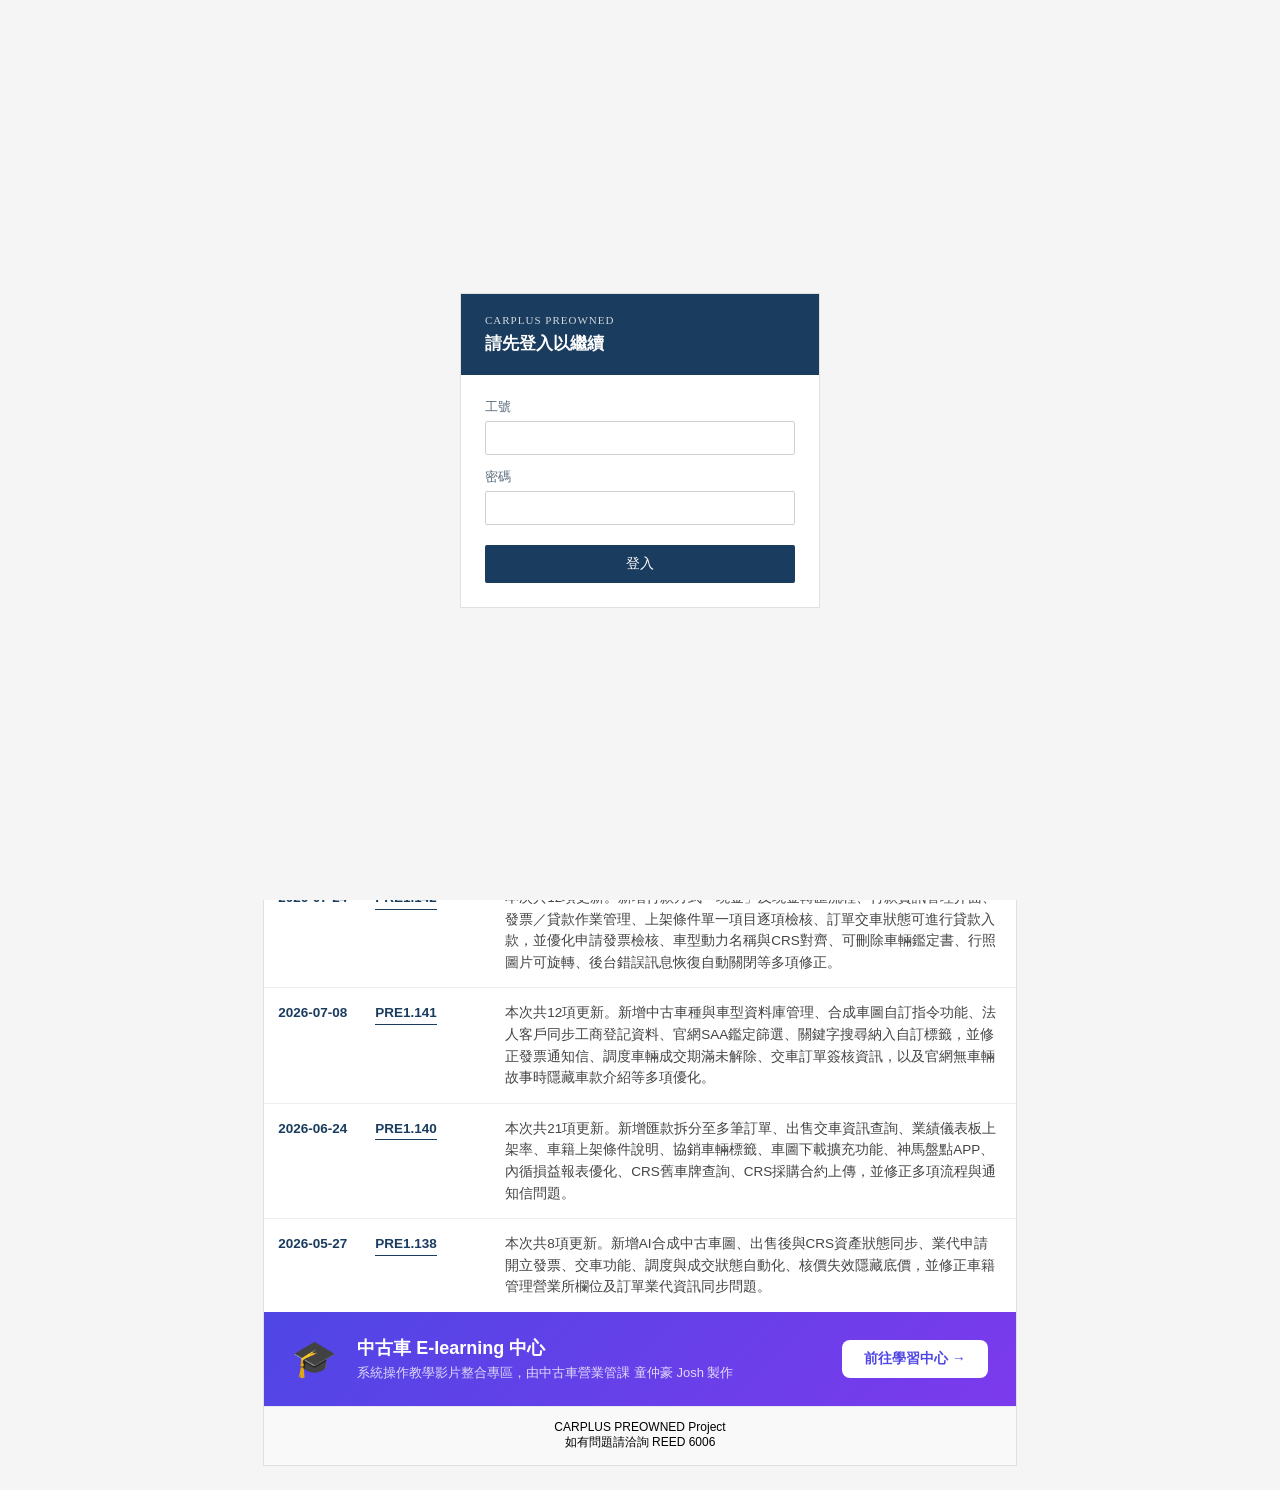
<file: index.html>
<!DOCTYPE html>
<html lang="zh-Hant-TW">
<head>
<meta charset="UTF-8">
<title>中古車上版通知 — 更新歷程</title>
<link rel="stylesheet" href="style.css">
</head>
<body>
<script src="auth.js"></script>

<div class="wrap-wide">

  <div class="header">
    <div class="eyebrow">RELEASE NOTICE</div>
    <h1>中古車上版通知</h1>
  </div>

  <div class="subbar">目前共收錄 <b>11</b> 個版本，依時間由近到遠排序。</div>

  <table class="history">
    <thead>
      <tr>
        <th class="col-date">日期</th>
        <th class="col-version">版本</th>
        <th class="col-summary">摘要</th>
      </tr>
    </thead>
    <tbody>
      <tr>
        <td class="col-date">2026-10-28</td>
        <td class="col-version"><a href="20261028_preowned.html">PRE1.149</a></td>
        <td class="col-summary">本次共 7 項更新。新增客戶見證管理，調整佣金上限、官網排序、出售文件甲方、繳銷單回件提醒，並支援風險管理係數匯出匯入與歷程。</td>
      </tr>
      <tr>
        <td class="col-date">2026-10-14</td>
        <td class="col-version"><a href="20261014_preowned.html">PRE1.148</a></td>
        <td class="col-summary">本次共 9 項更新。涵蓋交車配套機制、帳面殘值取得機制</td>
      </tr>
       <tr>
        <td class="col-date">2026-09-30</td>
        <td class="col-version"><a href="20260930_preowned.html">PRE1.147</a></td>
        <td class="col-summary">本次共 3 項更新。優化訂價、內循損益及出售報表功能</td>
      </tr>
      <tr>
        <td class="col-date">2026-09-16</td>
        <td class="col-version"><a href="20260916_preowned.html">PRE1.146</a></td>
        <td class="col-summary">本次共 17 項更新。新增中古車自動撥車入調度、Meta廣告車種同步優化、CRS訂閱出入庫自動回寫神馬並繼承車照、長照福祉車採購配件保險，並修正退購核准通知條件與牌照狀態判斷、通知信格式、實車出入庫查詢欄位擴充、出入庫防呆機制強化。</td>
      </tr>
      <tr>
        <td class="col-date">2026-09-02</td>
        <td class="col-version"><a href="20260902_preowned.html">PRE1.145</a></td>
        <td class="col-summary">本次共 9 項更新。新增推薦碼與生日碼自動排程發送、Meta 廣告清單自動同步、已交車訂單支援申請退購、CRS 實車出入庫防呆機制，並修正出售核准牌照狀態更新時機、解除封存調度狀態覆寫、CRS 串接舊系統備註與時區問題，以及停放點資料同步異常。</td>
      </tr>
      <tr>
        <td class="col-date">2026-08-19</td>
        <td class="col-version"><a href="20260819_preowned.html">PRE1.144</a></td>
        <td class="col-summary">本次共 12 項更新。新增出售訂單內循損益提示購車單位、上架條件允許「待售」調度狀態、CRS 車籍查詢新增購入車價欄位、實車出入庫與盤點支援舊車牌查詢，並優化發票申請檢核畫面、銷售專案停用過濾、交車確認表下載限制、行照刪除防護、CRS 出入庫照片展示、實車出入庫與舊系統庫存同步、出入庫配件與證件必填，以及交修保固資訊顯示修正。</td>
      </tr>
      <tr>
        <td class="col-date">2026-08-05</td>
        <td class="col-version"><a href="20260805_preowned.html">PRE1.143</a></td>
        <td class="col-summary">本次共 13 項更新。新增出售訂單優惠碼兌換機制、交車資訊頁補輸入新領牌及繳銷單、保固資訊自動拋轉道路救援、報表系統串接中古車保固、中古客戶同步 SAP 客戶主檔、神馬盤點進度條與即時異常通知、CRS 出入庫同步調度車籍狀態，並修正出售報表欄位、車牌查詢、銷售專案顯示、長照契約年限及 SAP 移轉檔折舊異常等問題。</td>
      </tr>
      <tr>
        <td class="col-date">2026-07-24</td>
        <td class="col-version"><a href="20260724_preowned.html">PRE1.142</a></td>
        <td class="col-summary">本次共12項更新。新增付款方式「現金」及現金轉匯流程、付款資訊管理介面、發票／貸款作業管理、上架條件單一項目逐項檢核、訂單交車狀態可進行貸款入款，並優化申請發票檢核、車型動力名稱與CRS對齊、可刪除車輛鑑定書、行照圖片可旋轉、後台錯誤訊息恢復自動關閉等多項修正。</td>
      </tr>
      <tr>
        <td class="col-date">2026-07-08</td>
        <td class="col-version"><a href="20260708_preowned.html">PRE1.141</a></td>
        <td class="col-summary">本次共12項更新。新增中古車種與車型資料庫管理、合成車圖自訂指令功能、法人客戶同步工商登記資料、官網SAA鑑定篩選、關鍵字搜尋納入自訂標籤，並修正發票通知信、調度車輛成交期滿未解除、交車訂單簽核資訊，以及官網無車輛故事時隱藏車款介紹等多項優化。</td>
      </tr>
      <tr>
        <td class="col-date">2026-06-24</td>
        <td class="col-version"><a href="20260624_preowned.html">PRE1.140</a></td>
        <td class="col-summary">本次共21項更新。新增匯款拆分至多筆訂單、出售交車資訊查詢、業績儀表板上架率、車籍上架條件說明、協銷車輛標籤、車圖下載擴充功能、神馬盤點APP、內循損益報表優化、CRS舊車牌查詢、CRS採購合約上傳，並修正多項流程與通知信問題。</td>
      </tr>
      <tr>
        <td class="col-date">2026-05-27</td>
        <td class="col-version"><a href="20260527_preowned.html">PRE1.138</a></td>
        <td class="col-summary">本次共8項更新。新增AI合成中古車圖、出售後與CRS資產狀態同步、業代申請開立發票、交車功能、調度與成交狀態自動化、核價失效隱藏底價，並修正車籍管理營業所欄位及訂單業代資訊同步問題。</td>
      </tr>
    </tbody>
  </table>

  <div class="elearning-banner">
    <div class="elearning-banner-icon">🎓</div>
    <div class="elearning-banner-body">
      <div class="elearning-banner-title">中古車 E-learning 中心</div>
      <div class="elearning-banner-desc">系統操作教學影片整合專區，由中古車營業管課 童仲豪 Josh 製作</div>
    </div>
    <a class="elearning-banner-btn" href="elearning.html" target="_blank">前往學習中心 →</a>
  </div>

  <div class="footer">
    CARPLUS PREOWNED Project<br>
    如有問題請洽詢 REED 6006
  </div>

</div>

</body>
</html>
</file>
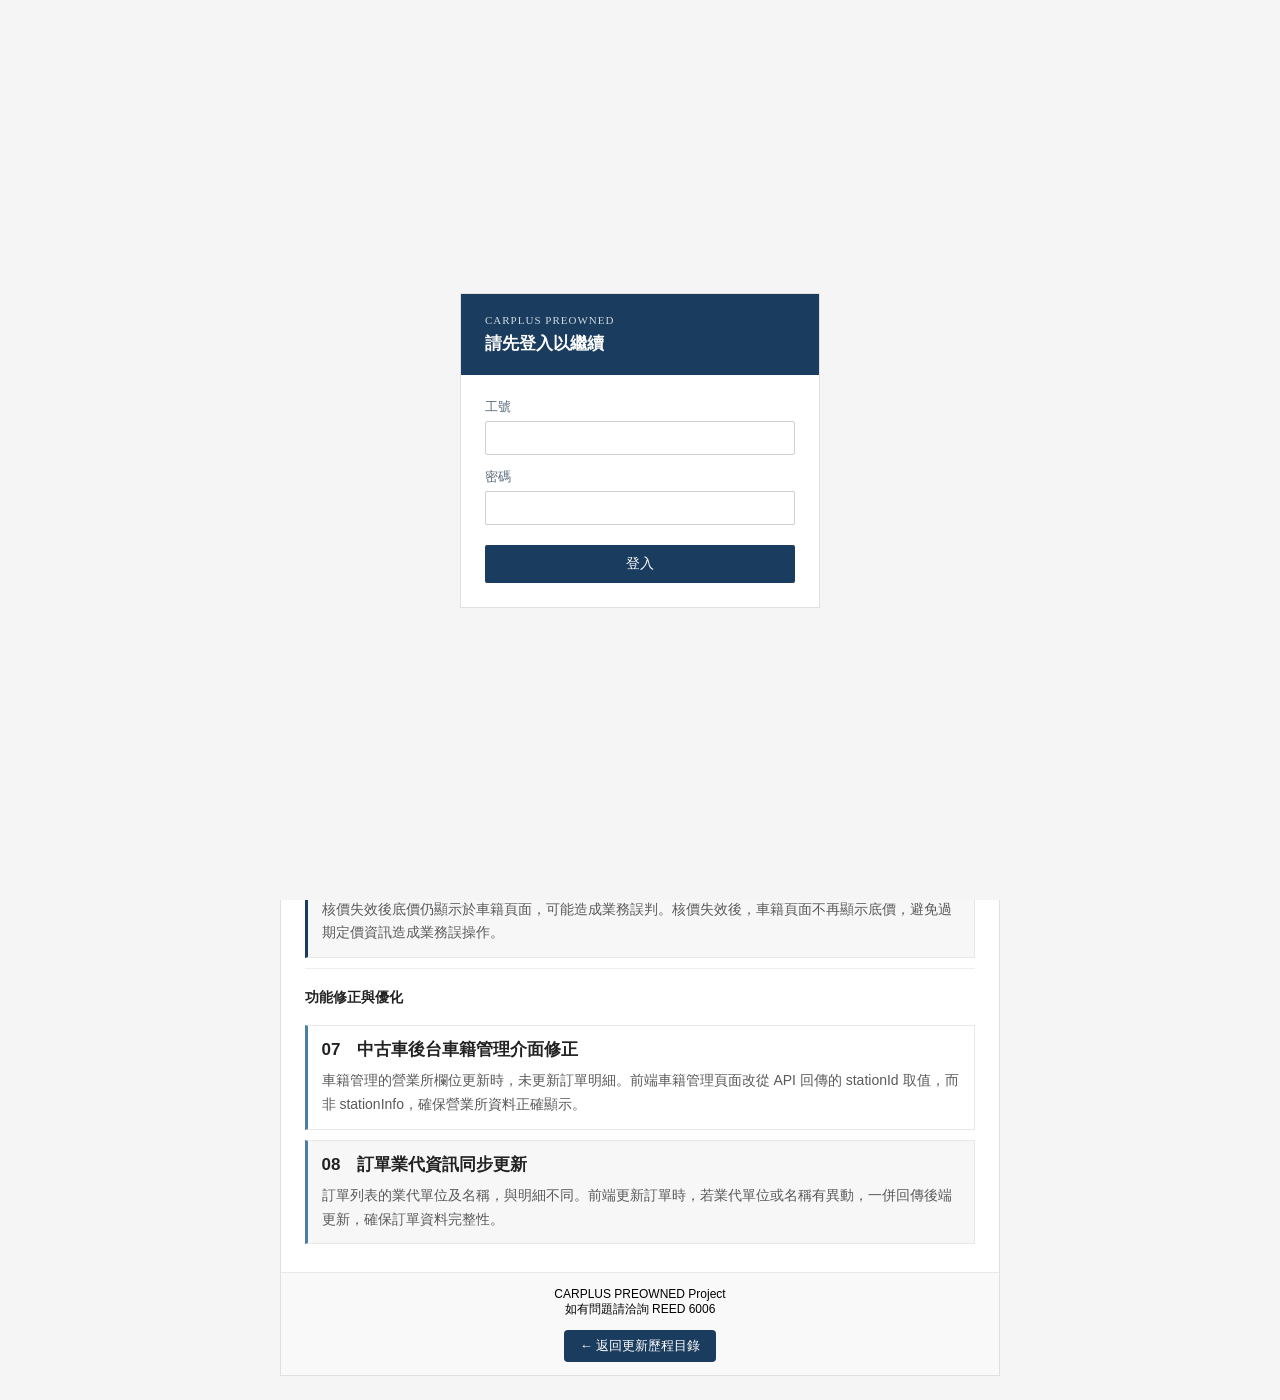
<file: 20260527_preowned.html>
<!DOCTYPE html>
<html lang="zh-Hant-TW">
<head>
<meta charset="UTF-8">
<title>中古車上版通知 PRE1.138.0</title>
<link rel="stylesheet" href="style.css">
</head>
<body>
<script src="auth.js"></script>

<div class="wrap">

  <div class="header">
    <div class="eyebrow">RELEASE NOTICE</div>
    <h1>中古車上版通知</h1>
    <div class="version-line">PRE1.138.0 &nbsp;|&nbsp; 2026-05-27</div>
  </div>

  <div class="subbar">本次版本共包含 <b>8</b> 項更新，涵蓋新功能開發、流程自動化及介面修正。</div>

  <div class="content">

    <div class="section-title">新功能</div>

    <div class="card-list">

    <div class="update-card">
      <h3>01　AI 合成中古車圖</h3>
      <p>中古車後台缺乏自動化車圖合成能力，人工處理耗時且難以管理。導入 AI 合成車圖功能，後台可管理車圖、查詢合成狀態，並防止重複處理；合成呼叫改以 Service Account 取代 API key，提升安全性；每張圖生成費用約3元，請愛惜節省珍惜使用。</p>
    </div>

    <div class="update-card">
      <h3>02　中古車出售後與 CRS 資產狀態同步</h3>
      <p>中古車開立或作廢發票時，CRS 未能即時同步更新資產狀態，造成資訊不一致。開立發票後自動通知 CRS 將資產狀態更新為「出售」；發票作廢時同步改回「未出售」；車籍新增「資產狀態」欄位，並提供內部更新 API。</p>
    </div>

    <div class="update-card">
      <h3>03　中古車業代申請開立發票</h3>
      <p>業代缺乏在系統內直接申請開立發票的流程，需依賴人工處理。新增業代申請開立發票功能，並於申請時提醒業代檢核重要資訊。增加牌照繳銷及車證寄送地點。</p>
    </div>

    <div class="update-card">
      <h3>04　中古車交車功能</h3>
      <p>交車時，可透過神馬維運同時完成出庫及客戶簽收，延續實車出入庫功能，車輛出庫時可選擇「出售交車」，並新增上傳客戶簽名及行照功能。</p>
    </div>

    <div class="update-card">
      <h3>05　中古車調度與成交狀態自動化</h3>
      <p>調度狀態改為開放時，若存在當前有效成交資料，系統自動將狀態轉為「成交」，避免成交車輛被誤用的情況。</p>
    </div>

    <div class="update-card">
      <h3>06　中古車核價失效後隱藏底價</h3>
      <p>核價失效後底價仍顯示於車籍頁面，可能造成業務誤判。核價失效後，車籍頁面不再顯示底價，避免過期定價資訊造成業務誤操作。</p>
    </div>

    </div>

    <div class="section-title with-divider">功能修正與優化</div>

    <div class="card-list">

    <div class="update-card alt">
      <h3>07　中古車後台車籍管理介面修正</h3>
      <p>車籍管理的營業所欄位更新時，未更新訂單明細。前端車籍管理頁面改從 API 回傳的 stationId 取值，而非 stationInfo，確保營業所資料正確顯示。</p>
    </div>

    <div class="update-card alt">
      <h3>08　訂單業代資訊同步更新</h3>
      <p>訂單列表的業代單位及名稱，與明細不同。前端更新訂單時，若業代單位或名稱有異動，一併回傳後端更新，確保訂單資料完整性。</p>
    </div>

    </div>

  </div>

  <div class="footer">
    CARPLUS PREOWNED Project<br>
    如有問題請洽詢 REED 6006
    <div><a class="back-link" href="index.html">← 返回更新歷程目錄</a></div>
  </div>

</div>

</body>
</html>
</file>
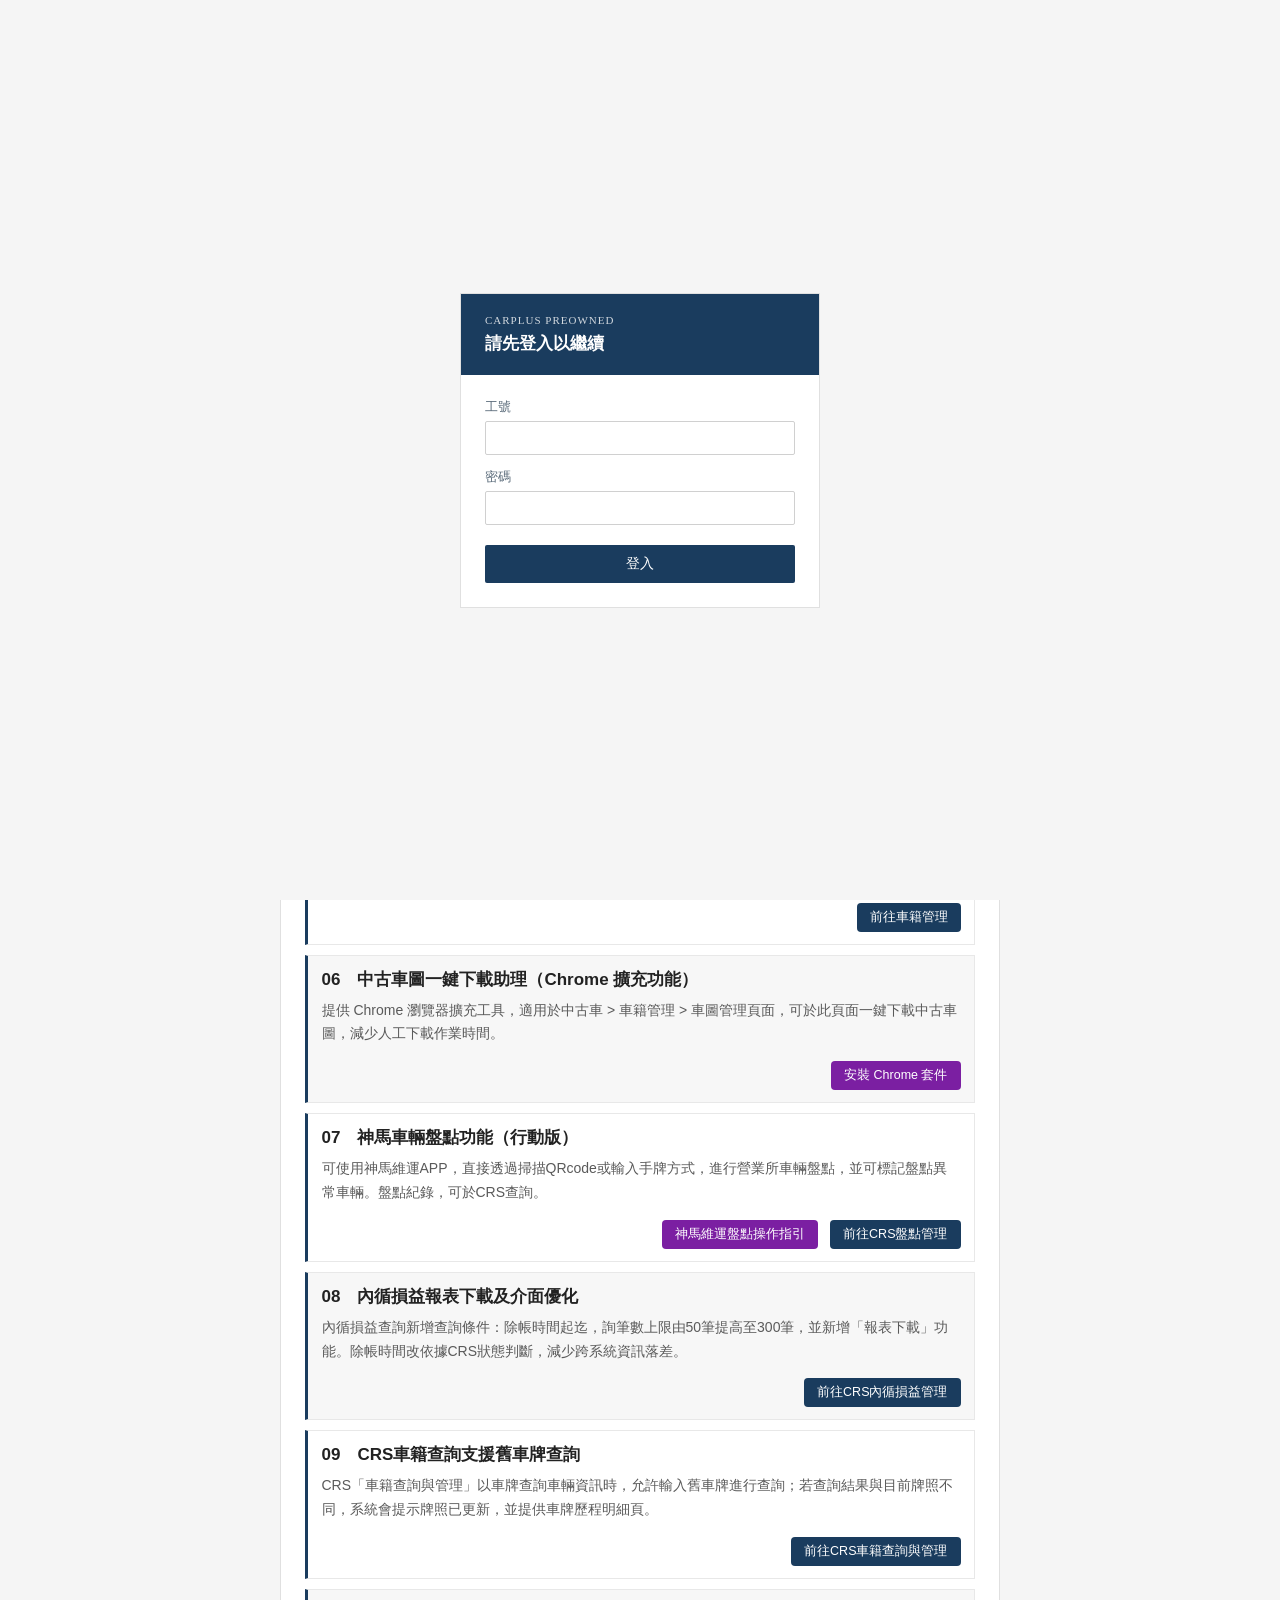
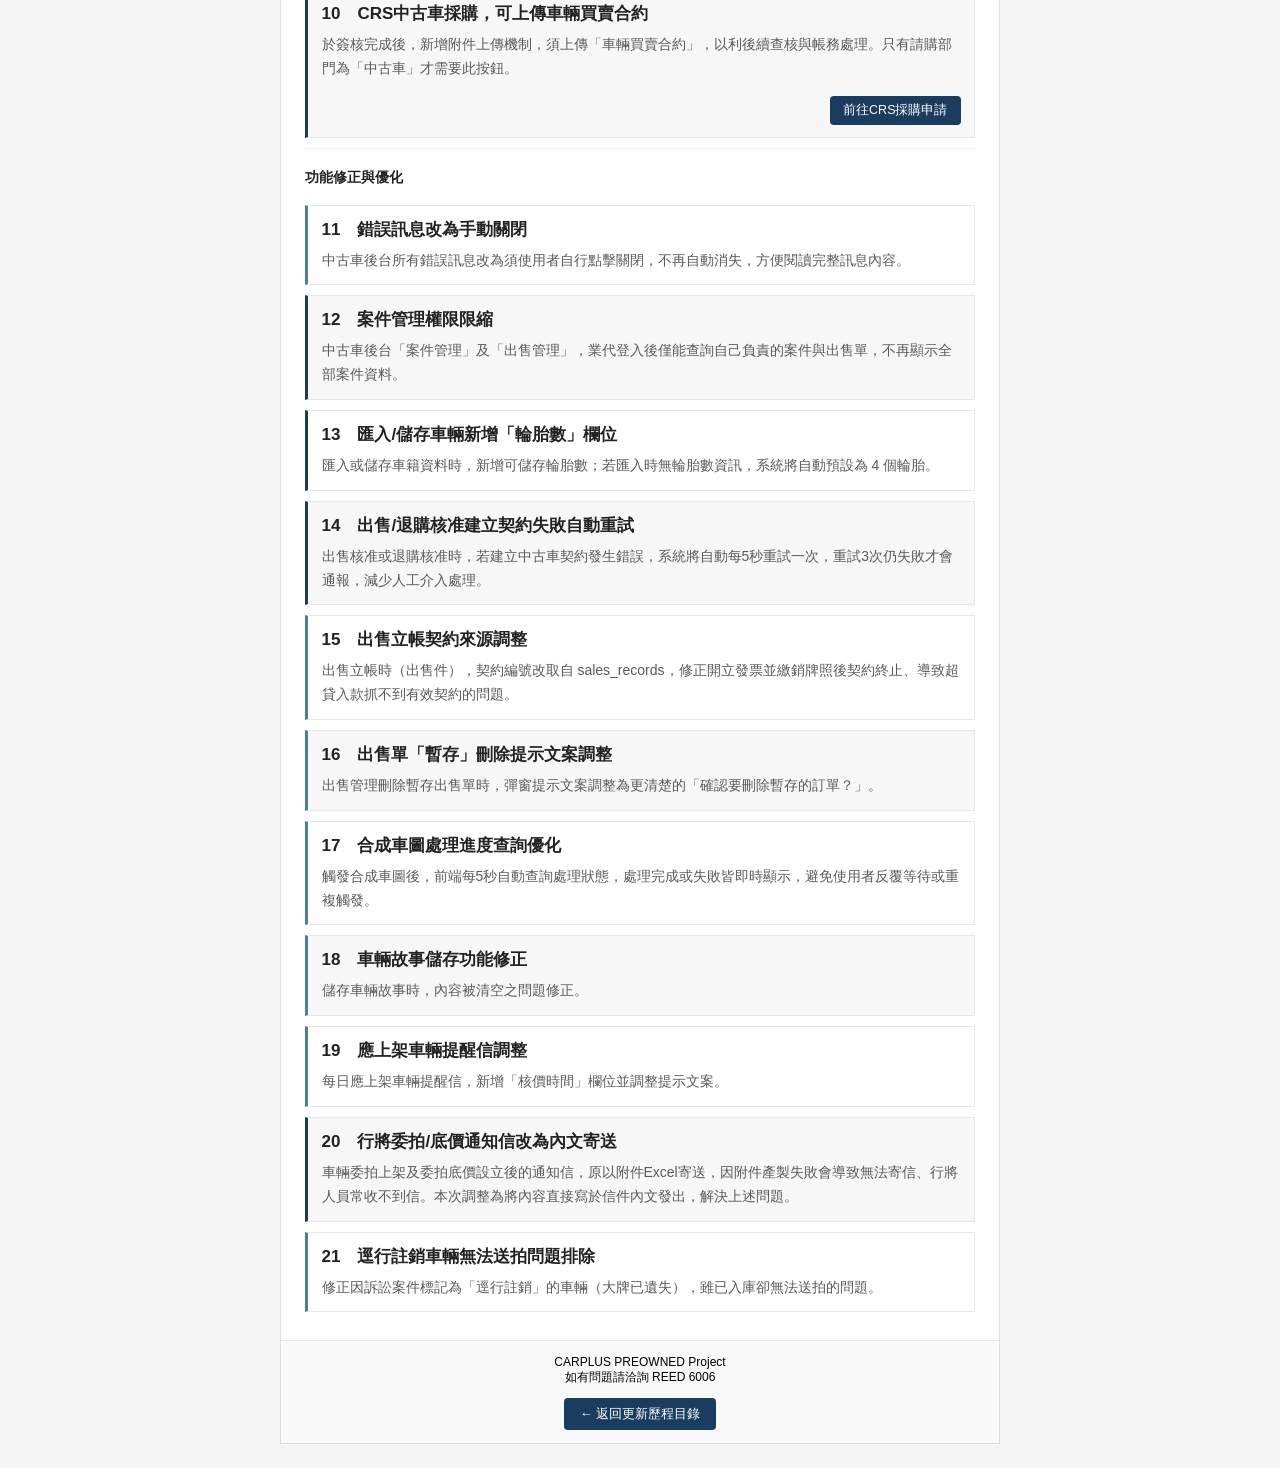
<file: 20260624_preowned.html>
<!DOCTYPE html>
<html lang="zh-Hant-TW">
<head>
<meta charset="UTF-8">
<title>中古車上版通知 PRE1.140</title>
<link rel="stylesheet" href="style.css">
</head>
<body>
<script src="auth.js"></script>

<div class="wrap">

  <div class="header">
    <div class="eyebrow">RELEASE NOTICE</div>
    <h1>中古車上版通知</h1>
    <div class="version-line">PRE1.140 &nbsp;|&nbsp; 2026-06-24</div>
  </div>

  <div class="subbar">本次版本共包含 <b>21</b> 項更新，涵蓋新功能開發、流程自動化及介面修正。</div>

  <div class="content">

    <div class="section-title">新功能</div>

    <div class="card-list">

    <div class="update-card">
      <h3>01　匯款/貸款可拆分至多筆訂單共用</h3>
      <p>適用客人購買多台車時，將多筆訂單金額一次性匯入時，能分配匯款金額至多筆訂單款項，不再受限單一訂單對應單一匯款。</p>
      <div class="card-actions">
        <a class="card-link" href="https://auto-cms.car-plus.com.tw/performance/sales" target="_blank">前往出售管理</a>
      </div>
    </div>

    <div class="update-card">
      <h3>02　出售交車後，可查詢交車資訊</h3>
      <p>於神馬維運交車後，可於出售訂單查詢交車資訊 (限出售訂單狀態為「交車」時查詢)。</p>
      <div class="card-actions">
          <a class="card-link purple" href="https://docs.google.com/presentation/d/1lPuJyDi4j6_iNxGEpi3htJASd9g37b-_/edit?usp=sharing&rtpof=true&sd=true" target="_blank">神馬交車操作指引</a>
        <a class="card-link" href="https://auto-cms.car-plus.com.tw/performance/sales" target="_blank">前往出售管理</a>
      </div>
    </div>

    <div class="update-card">
      <h3>03　業績儀表板新增「上架率」</h3>
      <p>業績儀表板（課/所層級）新增上架率欄位：上架率 = 已上架車輛 / 應上架車輛 ×100%。優化儀表板介面，強化目標台數、訂單台數、出售台數及上架率顯示。</p>
      <div class="card-actions">
        <a class="card-link" href="https://auto-cms.car-plus.com.tw/achievement" target="_blank">前往業績儀表板</a>
      </div>
    </div>

    <div class="update-card">
      <h3>04　車籍總覽新增「上架條件說明」查閱</h3>
      <p>車籍管理 &gt; 車籍總覽，於上下架狀態旁新增「上架條件說明」按鈕，點擊後可即時查看上架所需條件。</p>
      <div class="card-actions">
        <a class="card-link" href="https://auto-cms.car-plus.com.tw/cars" target="_blank">前往車籍管理</a>
      </div>
    </div>

    <div class="update-card">
      <h3>05　車籍列表顯示「協銷車輛」標籤</h3>
      <p>車籍列表於出售專案上方新增來源標籤，可區分「協銷車輛」與「非協銷車輛」，方便使用者辨識。</p>
      <div class="card-actions">
        <a class="card-link" href="https://auto-cms.car-plus.com.tw/cars" target="_blank">前往車籍管理</a>
      </div>
    </div>

    <div class="update-card">
      <h3>06　中古車圖一鍵下載助理（Chrome 擴充功能）</h3>
      <p>提供 Chrome 瀏覽器擴充工具，適用於中古車 > 車籍管理 > 車圖管理頁面，可於此頁面一鍵下載中古車圖，減少人工下載作業時間。</p>
      <div class="card-actions">
        <a class="card-link purple" href="https://chromewebstore.google.com/detail/%E4%B8%AD%E5%8F%A4%E8%BB%8A%E5%9C%96%E4%B8%8B%E8%BC%89%E5%8A%A9%E6%89%8B/jamgmgomjhkdoojjnafhbganbaecadoc?authuser=0&amp;hl=zh-TW" target="_blank">安裝 Chrome 套件</a>
      </div>
    </div>

    <div class="update-card">
      <h3>07　神馬車輛盤點功能（行動版）</h3>
      <p>可使用神馬維運APP，直接透過掃描QRcode或輸入手牌方式，進行營業所車輛盤點，並可標記盤點異常車輛。盤點紀錄，可於CRS查詢。</p>
      <div class="card-actions">
        <a class="card-link purple" href="https://docs.google.com/presentation/d/1t26c4O-eWa-7R6MGWyNqyAy-RmX2ksvk/edit?usp=sharing&rtpof=true&sd=true" target="_blank">神馬維運盤點操作指引</a>
        <a class="card-link" href="https://lrental.car-plus.com.tw/crs/inventory" target="_blank">前往CRS盤點管理</a>
      </div>
    </div>

    <div class="update-card">
      <h3>08　內循損益報表下載及介面優化</h3>
      <p>內循損益查詢新增查詢條件：除帳時間起迄，詢筆數上限由50筆提高至300筆，並新增「報表下載」功能。除帳時間改依據CRS狀態判斷，減少跨系統資訊落差。</p>
      <div class="card-actions">
        <a class="card-link" href="https://lrental.car-plus.com.tw/estimateResidual/accrued" target="_blank">前往CRS內循損益管理</a>
      </div>
    </div>

    <div class="update-card">
      <h3>09　CRS車籍查詢支援舊車牌查詢</h3>
      <p>CRS「車籍查詢與管理」以車牌查詢車輛資訊時，允許輸入舊車牌進行查詢；若查詢結果與目前牌照不同，系統會提示牌照已更新，並提供車牌歷程明細頁。</p>
      <div class="card-actions">
        <a class="card-link" href="https://lrental.car-plus.com.tw/crs/CarStockSetup" target="_blank">前往CRS車籍查詢與管理</a>
      </div>
    </div>

    <div class="update-card">
      <h3>10　CRS中古車採購，可上傳車輛買賣合約</h3>
      <p>於簽核完成後，新增附件上傳機制，須上傳「車輛買賣合約」，以利後續查核與帳務處理。只有請購部門為「中古車」才需要此按鈕。</p>
      <div class="card-actions">
        <a class="card-link" href="https://lrental.car-plus.com.tw/businessPurchase/PurchaseApply" target="_blank">前往CRS採購申請</a>
      </div>
    </div>

    </div>

    <div class="section-title with-divider">功能修正與優化</div>

    <div class="card-list">

    <div class="update-card alt">
      <h3>11　錯誤訊息改為手動關閉</h3>
      <p>中古車後台所有錯誤訊息改為須使用者自行點擊關閉，不再自動消失，方便閱讀完整訊息內容。</p>
    </div>

    <div class="update-card">
      <h3>12　案件管理權限限縮</h3>
      <p>中古車後台「案件管理」及「出售管理」，業代登入後僅能查詢自己負責的案件與出售單，不再顯示全部案件資料。</p>
    </div>

    <div class="update-card">
      <h3>13　匯入/儲存車輛新增「輪胎數」欄位</h3>
      <p>匯入或儲存車籍資料時，新增可儲存輪胎數；若匯入時無輪胎數資訊，系統將自動預設為 4 個輪胎。</p>
    </div>

    <div class="update-card">
      <h3>14　出售/退購核准建立契約失敗自動重試</h3>
      <p>出售核准或退購核准時，若建立中古車契約發生錯誤，系統將自動每5秒重試一次，重試3次仍失敗才會通報，減少人工介入處理。</p>
    </div>

    <div class="update-card alt">
      <h3>15　出售立帳契約來源調整</h3>
      <p>出售立帳時（出售件），契約編號改取自 sales_records，修正開立發票並繳銷牌照後契約終止、導致超貸入款抓不到有效契約的問題。</p>
    </div>

    <div class="update-card alt">
      <h3>16　出售單「暫存」刪除提示文案調整</h3>
      <p>出售管理刪除暫存出售單時，彈窗提示文案調整為更清楚的「確認要刪除暫存的訂單？」。</p>
    </div>

    <div class="update-card alt">
      <h3>17　合成車圖處理進度查詢優化</h3>
      <p>觸發合成車圖後，前端每5秒自動查詢處理狀態，處理完成或失敗皆即時顯示，避免使用者反覆等待或重複觸發。</p>
    </div>

    <div class="update-card alt">
      <h3>18　車輛故事儲存功能修正</h3>
      <p>儲存車輛故事時，內容被清空之問題修正。</p>
    </div>

    <div class="update-card alt">
      <h3>19　應上架車輛提醒信調整</h3>
      <p>每日應上架車輛提醒信，新增「核價時間」欄位並調整提示文案。</p>
    </div>

    <div class="update-card">
      <h3>20　行將委拍/底價通知信改為內文寄送</h3>
      <p>車輛委拍上架及委拍底價設立後的通知信，原以附件Excel寄送，因附件產製失敗會導致無法寄信、行將人員常收不到信。本次調整為將內容直接寫於信件內文發出，解決上述問題。</p>
    </div>

    <div class="update-card alt">
      <h3>21　逕行註銷車輛無法送拍問題排除</h3>
      <p>修正因訴訟案件標記為「逕行註銷」的車輛（大牌已遺失），雖已入庫卻無法送拍的問題。</p>
    </div>

    </div>

  </div>

  <div class="footer">
    CARPLUS PREOWNED Project<br>
    如有問題請洽詢 REED 6006
    <div><a class="back-link" href="index.html">← 返回更新歷程目錄</a></div>
  </div>

</div>

</body>
</html>
</file>
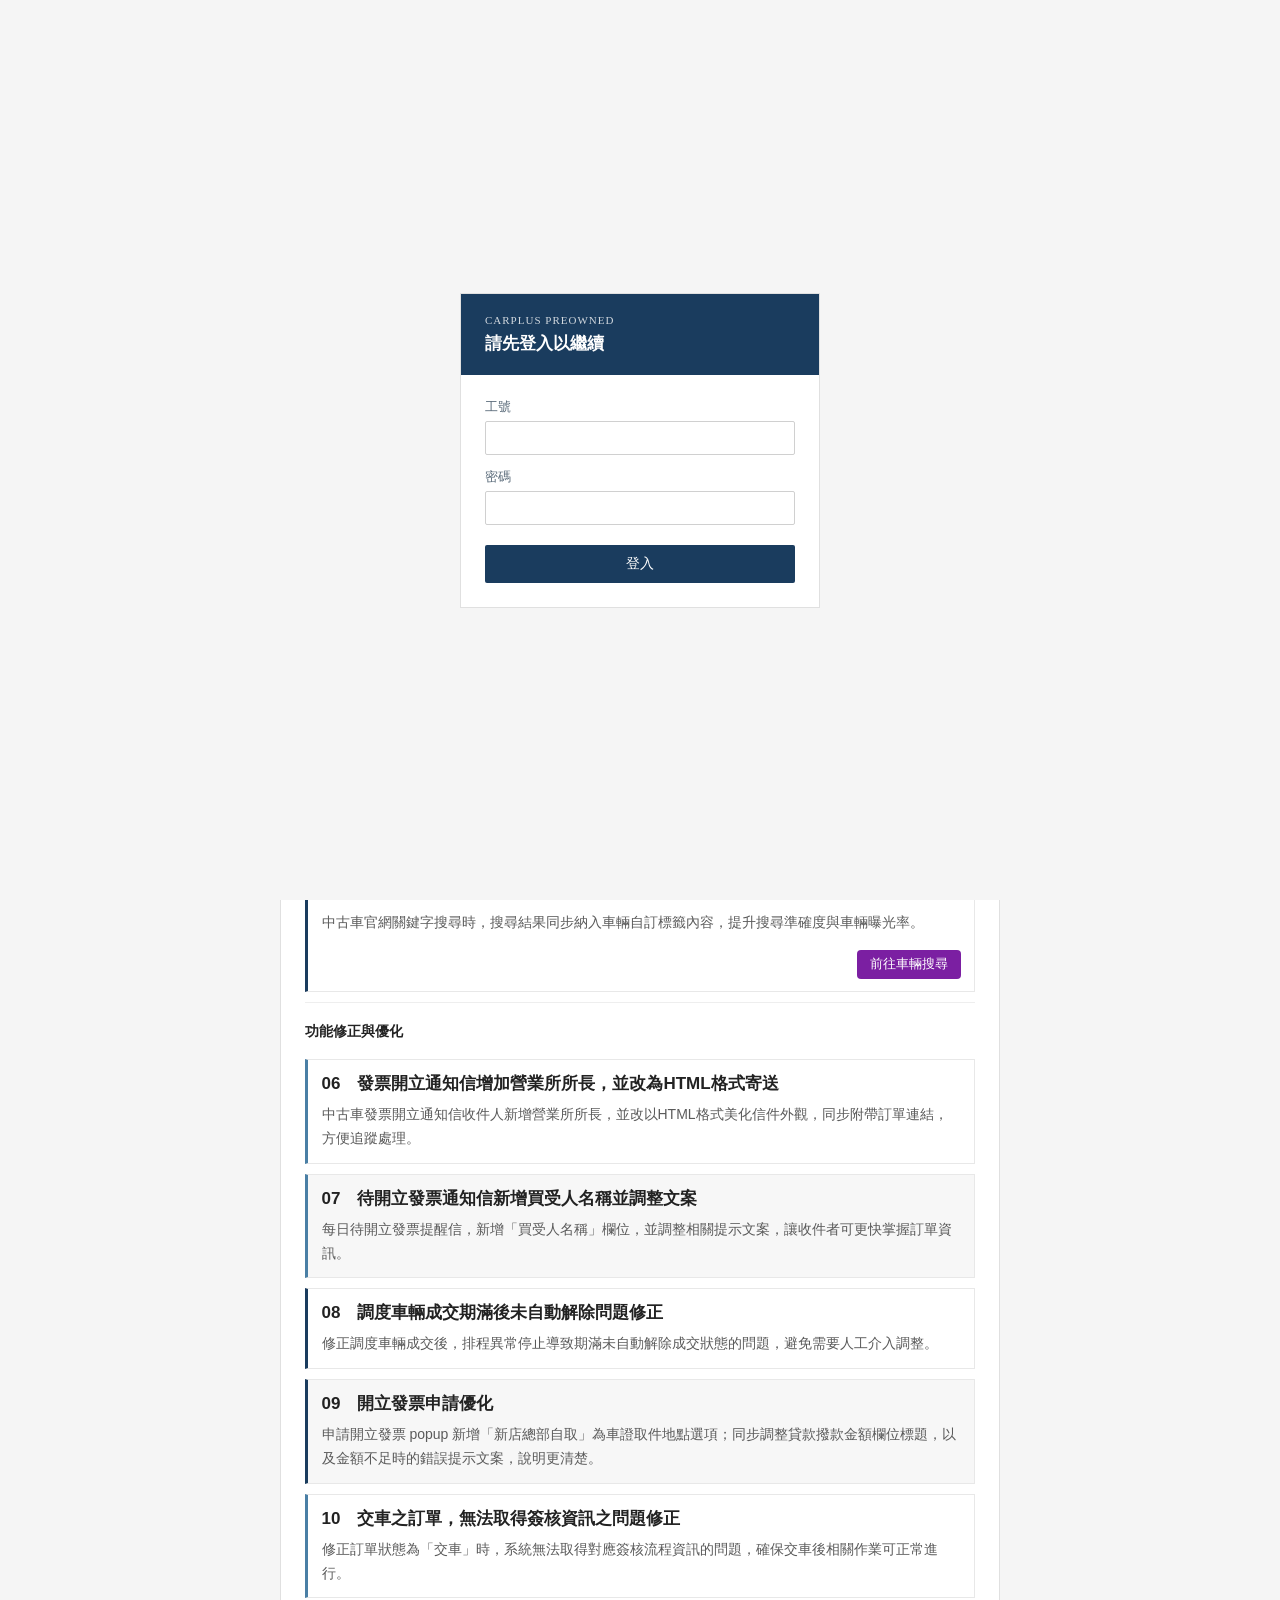
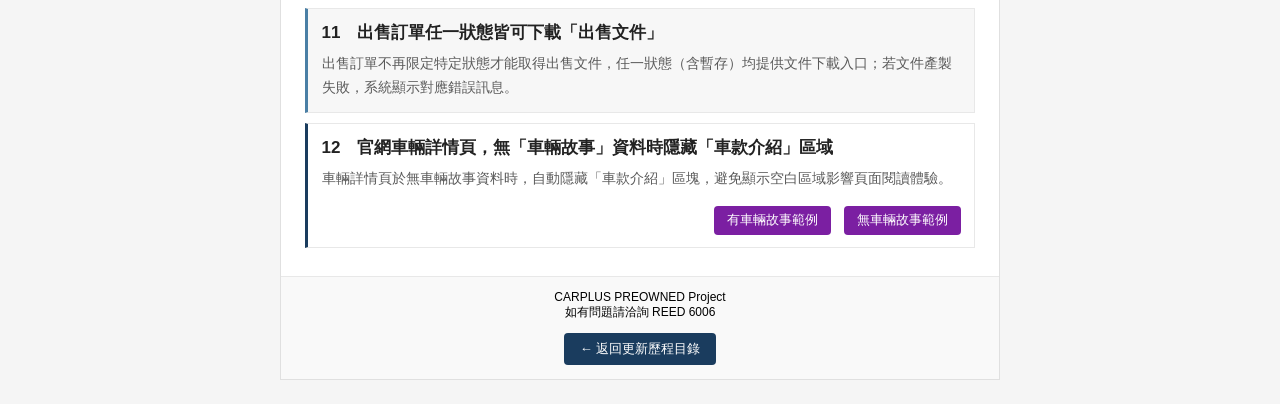
<file: 20260708_preowned.html>
<!DOCTYPE html>
<html lang="zh-Hant-TW">
<head>
<meta charset="UTF-8">
<title>中古車上版通知 PRE1.141</title>
<link rel="stylesheet" href="style.css">
</head>
<body>
<script src="auth.js"></script>

<div class="wrap">

  <div class="header">
    <div class="eyebrow">RELEASE NOTICE</div>
    <h1>中古車上版通知</h1>
    <div class="version-line">PRE1.141 &nbsp;|&nbsp; 2026-07-08</div>
  </div>

  <div class="subbar">本次版本共包含 <b>12</b> 項更新，涵蓋新功能開發、流程自動化及介面修正。</div>

  <div class="content">

    <div class="section-title">新功能</div>

    <div class="card-list">

    <div class="update-card">
      <h3>01　中古車種與車型資料庫管理</h3>
      <p>新增車型管理介面，由營業單位及所長，統一設定中古車車型資料（含車型明細、車種、車門、輪胎數、產地、變速箱、傳動方式等），並將最新中古車型資料同步回 CRS。中古車匯入或同步車籍時，自動帶入對應車型代碼的車型資料。</p>
      <div class="card-actions">
        <a class="card-link" href="https://auto-cms.car-plus.com.tw/setting/carModel" target="_blank">前往車型管理</a>
      </div>
    </div>

    <div class="update-card">
      <h3>02　合成車圖增加「自訂指令」功能</h3>
      <p>當車圖首次合成結果不理想時（例如車色因光線被AI誤判），提供「調整指令重新生成」功能，能自由調整目前合成指令，客製化重新合成。</p>
      <div class="card-actions">
        <a class="card-link" href="https://auto-cms.car-plus.com.tw/cars" target="_blank">前往車籍管理</a>
      </div>
    </div>

    <div class="update-card">
      <h3>03　法人客戶可重新帶入工商登記資料</h3>
      <p>法人客戶明細頁新增「同步工商登記名稱」及「同步工商登記地址」按鈕，可即時重新取回最新工商資料並儲存，解決公司登記資訊異動後無法更新的問題。</p>
      <div class="card-actions">
        <a class="card-link" href="https://auto-cms.car-plus.com.tw/customer/legal" target="_blank">前往法人客戶管理</a>
      </div>
    </div>

    <div class="update-card">
      <h3>04　官網進階搜尋新增「SAA鑑定」篩選</h3>
      <p>中古車官網進階搜尋條件新增「SAA鑑定」選項，消費者可直接篩選具SAA認證的車輛。</p>
      <div class="card-actions">
        <a class="card-link purple" href="https://www.car-plus.com.tw/preowned/list" target="_blank">前往車輛搜尋</a>
      </div>
    </div>

    <div class="update-card">
      <h3>05　官網關鍵字搜尋納入自訂標籤</h3>
      <p>中古車官網關鍵字搜尋時，搜尋結果同步納入車輛自訂標籤內容，提升搜尋準確度與車輛曝光率。</p>
      <div class="card-actions">
        <a class="card-link purple" href="https://www.car-plus.com.tw/preowned/list" target="_blank">前往車輛搜尋</a>
      </div>
    </div>

    </div>

    <div class="section-title with-divider">功能修正與優化</div>

    <div class="card-list">

    <div class="update-card alt">
      <h3>06　發票開立通知信增加營業所所長，並改為HTML格式寄送</h3>
      <p>中古車發票開立通知信收件人新增營業所所長，並改以HTML格式美化信件外觀，同步附帶訂單連結，方便追蹤處理。</p>
    </div>

    <div class="update-card alt">
      <h3>07　待開立發票通知信新增買受人名稱並調整文案</h3>
      <p>每日待開立發票提醒信，新增「買受人名稱」欄位，並調整相關提示文案，讓收件者可更快掌握訂單資訊。</p>
    </div>

    <div class="update-card">
      <h3>08　調度車輛成交期滿後未自動解除問題修正</h3>
      <p>修正調度車輛成交後，排程異常停止導致期滿未自動解除成交狀態的問題，避免需要人工介入調整。</p>
    </div>

    <div class="update-card">
      <h3>09　開立發票申請優化</h3>
      <p>申請開立發票 popup 新增「新店總部自取」為車證取件地點選項；同步調整貸款撥款金額欄位標題，以及金額不足時的錯誤提示文案，說明更清楚。</p>
    </div>

    <div class="update-card alt">
      <h3>10　交車之訂單，無法取得簽核資訊之問題修正</h3>
      <p>修正訂單狀態為「交車」時，系統無法取得對應簽核流程資訊的問題，確保交車後相關作業可正常進行。</p>
    </div>

    <div class="update-card alt">
      <h3>11　出售訂單任一狀態皆可下載「出售文件」</h3>
      <p>出售訂單不再限定特定狀態才能取得出售文件，任一狀態（含暫存）均提供文件下載入口；若文件產製失敗，系統顯示對應錯誤訊息。</p>
    </div>

    <div class="update-card">
      <h3>12　官網車輛詳情頁，無「車輛故事」資料時隱藏「車款介紹」區域</h3>
      <p>車輛詳情頁於無車輛故事資料時，自動隱藏「車款介紹」區塊，避免顯示空白區域影響頁面閱讀體驗。</p>
      <div class="card-actions">
        <a class="card-link purple" href="https://www.car-plus.com.tw/preowned/detail/21221" target="_blank">有車輛故事範例</a>
        <a class="card-link purple" href="https://www.car-plus.com.tw/preowned/detail/21254" target="_blank">無車輛故事範例</a>
      </div>
    </div>

    </div>

  </div>

  <div class="footer">
    CARPLUS PREOWNED Project<br>
    如有問題請洽詢 REED 6006
    <div><a class="back-link" href="index.html">← 返回更新歷程目錄</a></div>
  </div>

</div>

</body>
</html>
</file>
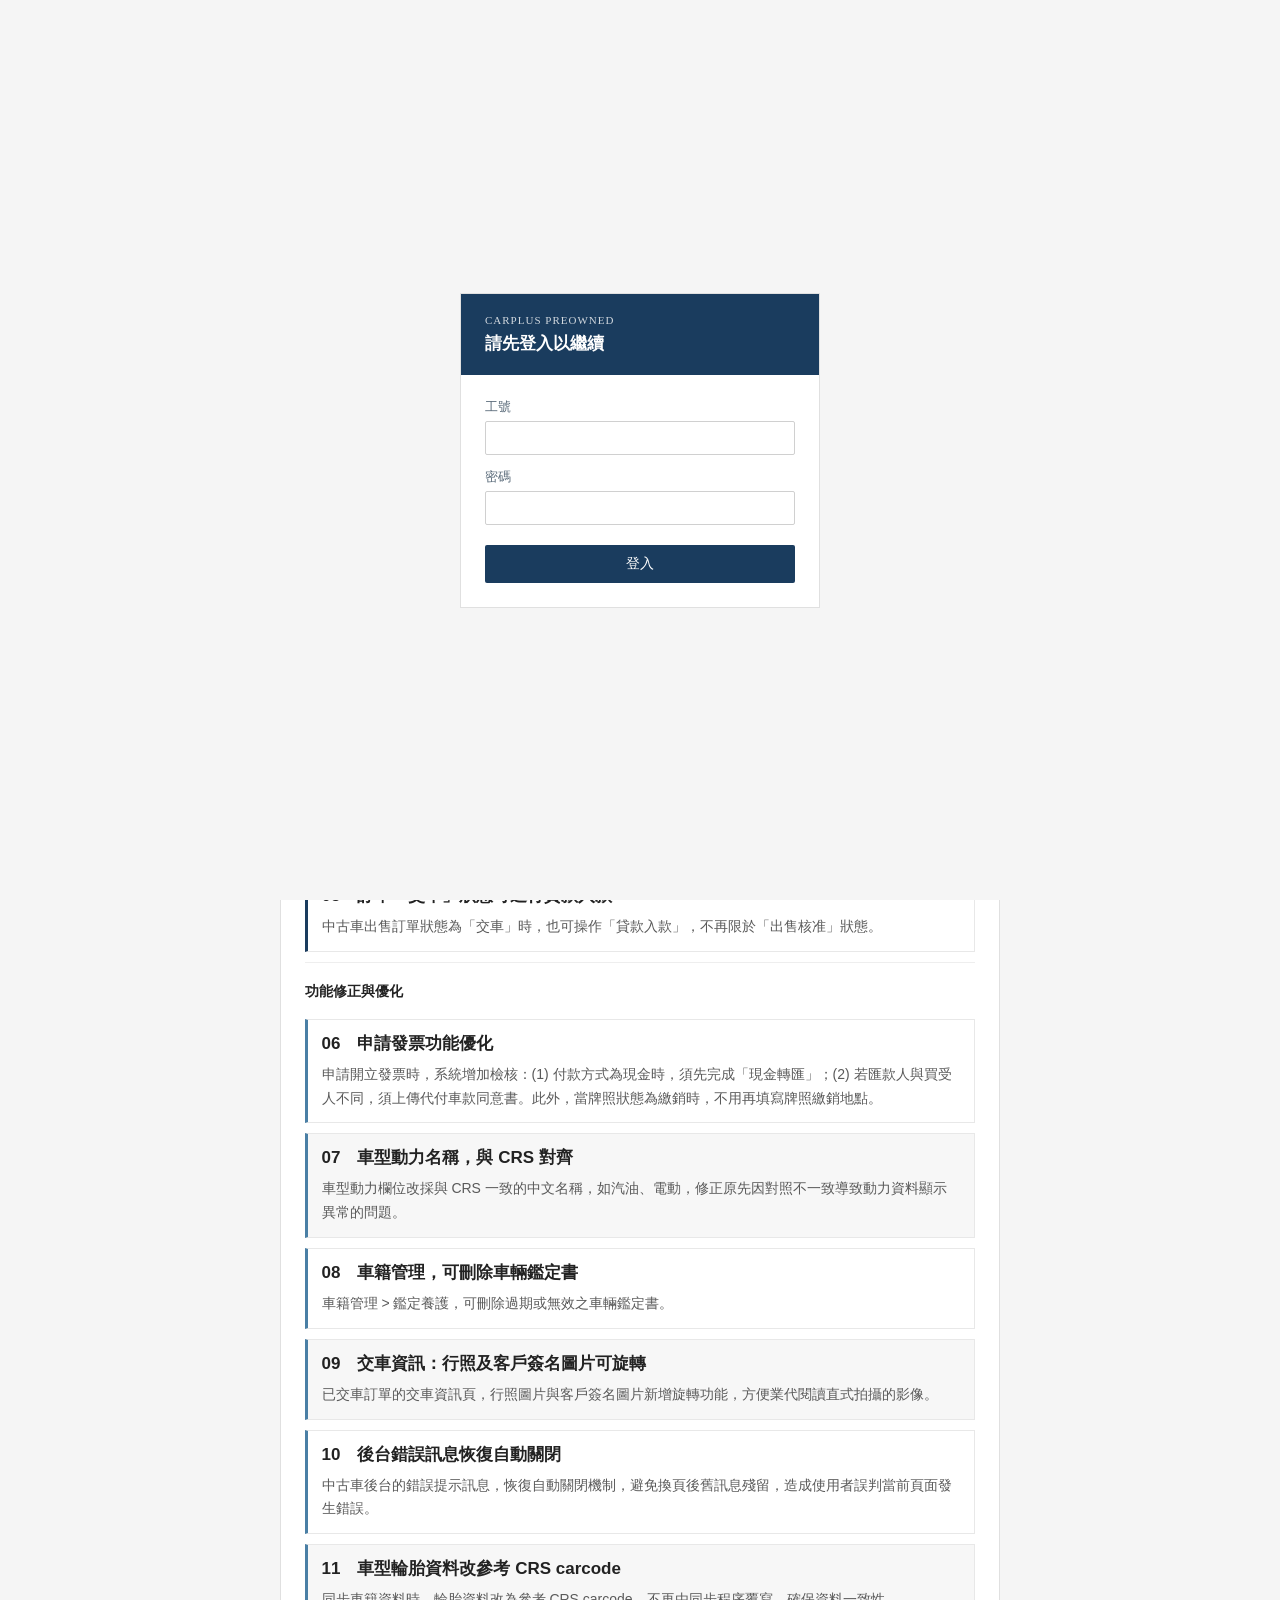
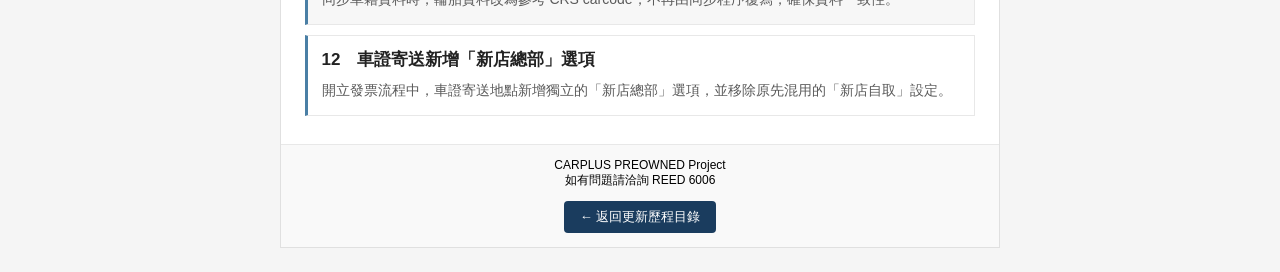
<file: 20260724_preowned.html>
<!DOCTYPE html>
<html lang="zh-Hant-TW">
<head>
<meta charset="UTF-8">
<title>中古車上版通知 PRE1.142.0</title>
<link rel="stylesheet" href="style.css">
</head>
<body>
<script src="auth.js"></script>

<div class="wrap">

  <div class="header">
    <div class="eyebrow">RELEASE NOTICE</div>
    <h1>中古車上版通知</h1>
    <div class="version-line">PRE1.142.0 &nbsp;|&nbsp; 2026-07-24</div>
  </div>

  <div class="subbar">本次版本共包含 <b>12</b> 項更新，涵蓋新功能開發、流程自動化及介面修正。</div>

  <div class="content">

    <div class="section-title">新功能</div>

    <div class="card-list">

      <div class="update-card">
        <h3>01　付款方式新增「現金」及「現金轉匯」流程</h3>
        <p>業代可先建立現金收款紀錄。待現金匯入銀行後，再至系統操作「現金轉匯」，將匯款資料與現金收款紀錄互相勾稽，確保「收受現金已全額轉為匯款，並使用於車款」之原則。有收受「現金」之訂單，必須至系統完成「現金轉匯」，始可申請開立發票。</p>
      </div>

      <div class="update-card">
        <h3>02　付款資訊管理介面</h3>
        <p>提供管理出售訂單付款方式之獨立頁面，可於出售訂單 &gt; 操作直接進入，並提供操作規則供使用者隨時查詢。</p>
        <div class="card-actions">
          <a class="card-link" href="https://auto-cms.car-plus.com.tw/performance/sales" target="_blank">前往出售管理</a>
        </div>
      </div>

      <div class="update-card">
        <h3>03　發票／貸款作業管理</h3>
        <p>業績管理新增「發票／貸款作業管理」功能，整合訂單、發票、貸款、牌照狀態、車證寄送與牌照繳銷地點等資訊，提供營業課進行發票申請狀態查詢、發票申請退回（可退回後重新申請）、發票開立、貸款入款作業、上傳繳銷單等作業。</p>
        <div class="card-actions">
          <a class="card-link" href="https://auto-cms.beta.car-plus.cool/performance/invoice?invoiceStatus=APPLYING,VALID" target="_blank">前往發票／貸款作業管理</a>
        </div>
      </div>

      <div class="update-card">
        <h3>04　中古車上架條件，單一項目逐項檢核</h3>
        <p>點擊「上架條件」時，系統自動逐項檢核車輛不符合上架的原因，並顯示結果，協助業代快速確認無法上架原因及應補件項目。</p>
        <div class="card-actions">
          <a class="card-link" href="https://auto-cms.car-plus.com.tw/cars/21589" target="_blank">前往車籍管理>車輛明細</a>
        </div>
      </div>

      <div class="update-card">
        <h3>05　訂單「交車」狀態可進行貸款入款</h3>
        <p>中古車出售訂單狀態為「交車」時，也可操作「貸款入款」，不再限於「出售核准」狀態。</p>
      </div>

    </div>

    <div class="section-title with-divider">功能修正與優化</div>

    <div class="card-list">

      <div class="update-card alt">
        <h3>06　申請發票功能優化</h3>
        <p>申請開立發票時，系統增加檢核：(1) 付款方式為現金時，須先完成「現金轉匯」；(2) 若匯款人與買受人不同，須上傳代付車款同意書。此外，當牌照狀態為繳銷時，不用再填寫牌照繳銷地點。</p>
      </div>

      <div class="update-card alt">
        <h3>07　車型動力名稱，與 CRS 對齊</h3>
        <p>車型動力欄位改採與 CRS 一致的中文名稱，如汽油、電動，修正原先因對照不一致導致動力資料顯示異常的問題。</p>
      </div>

      <div class="update-card alt">
        <h3>08　車籍管理，可刪除車輛鑑定書</h3>
        <p>車籍管理 &gt; 鑑定養護，可刪除過期或無效之車輛鑑定書。</p>
      </div>

      <div class="update-card alt">
        <h3>09　交車資訊：行照及客戶簽名圖片可旋轉</h3>
        <p>已交車訂單的交車資訊頁，行照圖片與客戶簽名圖片新增旋轉功能，方便業代閱讀直式拍攝的影像。</p>
      </div>

      <div class="update-card alt">
        <h3>10　後台錯誤訊息恢復自動關閉</h3>
        <p>中古車後台的錯誤提示訊息，恢復自動關閉機制，避免換頁後舊訊息殘留，造成使用者誤判當前頁面發生錯誤。</p>
      </div>

      <div class="update-card alt">
        <h3>11　車型輪胎資料改參考 CRS carcode</h3>
        <p>同步車籍資料時，輪胎資料改為參考 CRS carcode，不再由同步程序覆寫，確保資料一致性。</p>
      </div>

      <div class="update-card alt">
        <h3>12　車證寄送新增「新店總部」選項</h3>
        <p>開立發票流程中，車證寄送地點新增獨立的「新店總部」選項，並移除原先混用的「新店自取」設定。</p>
      </div>

    </div>

  </div>

  <div class="footer">
    CARPLUS PREOWNED Project<br>
    如有問題請洽詢 REED 6006
    <div><a class="back-link" href="index.html">← 返回更新歷程目錄</a></div>
  </div>

</div>

</body>
</html>
</file>
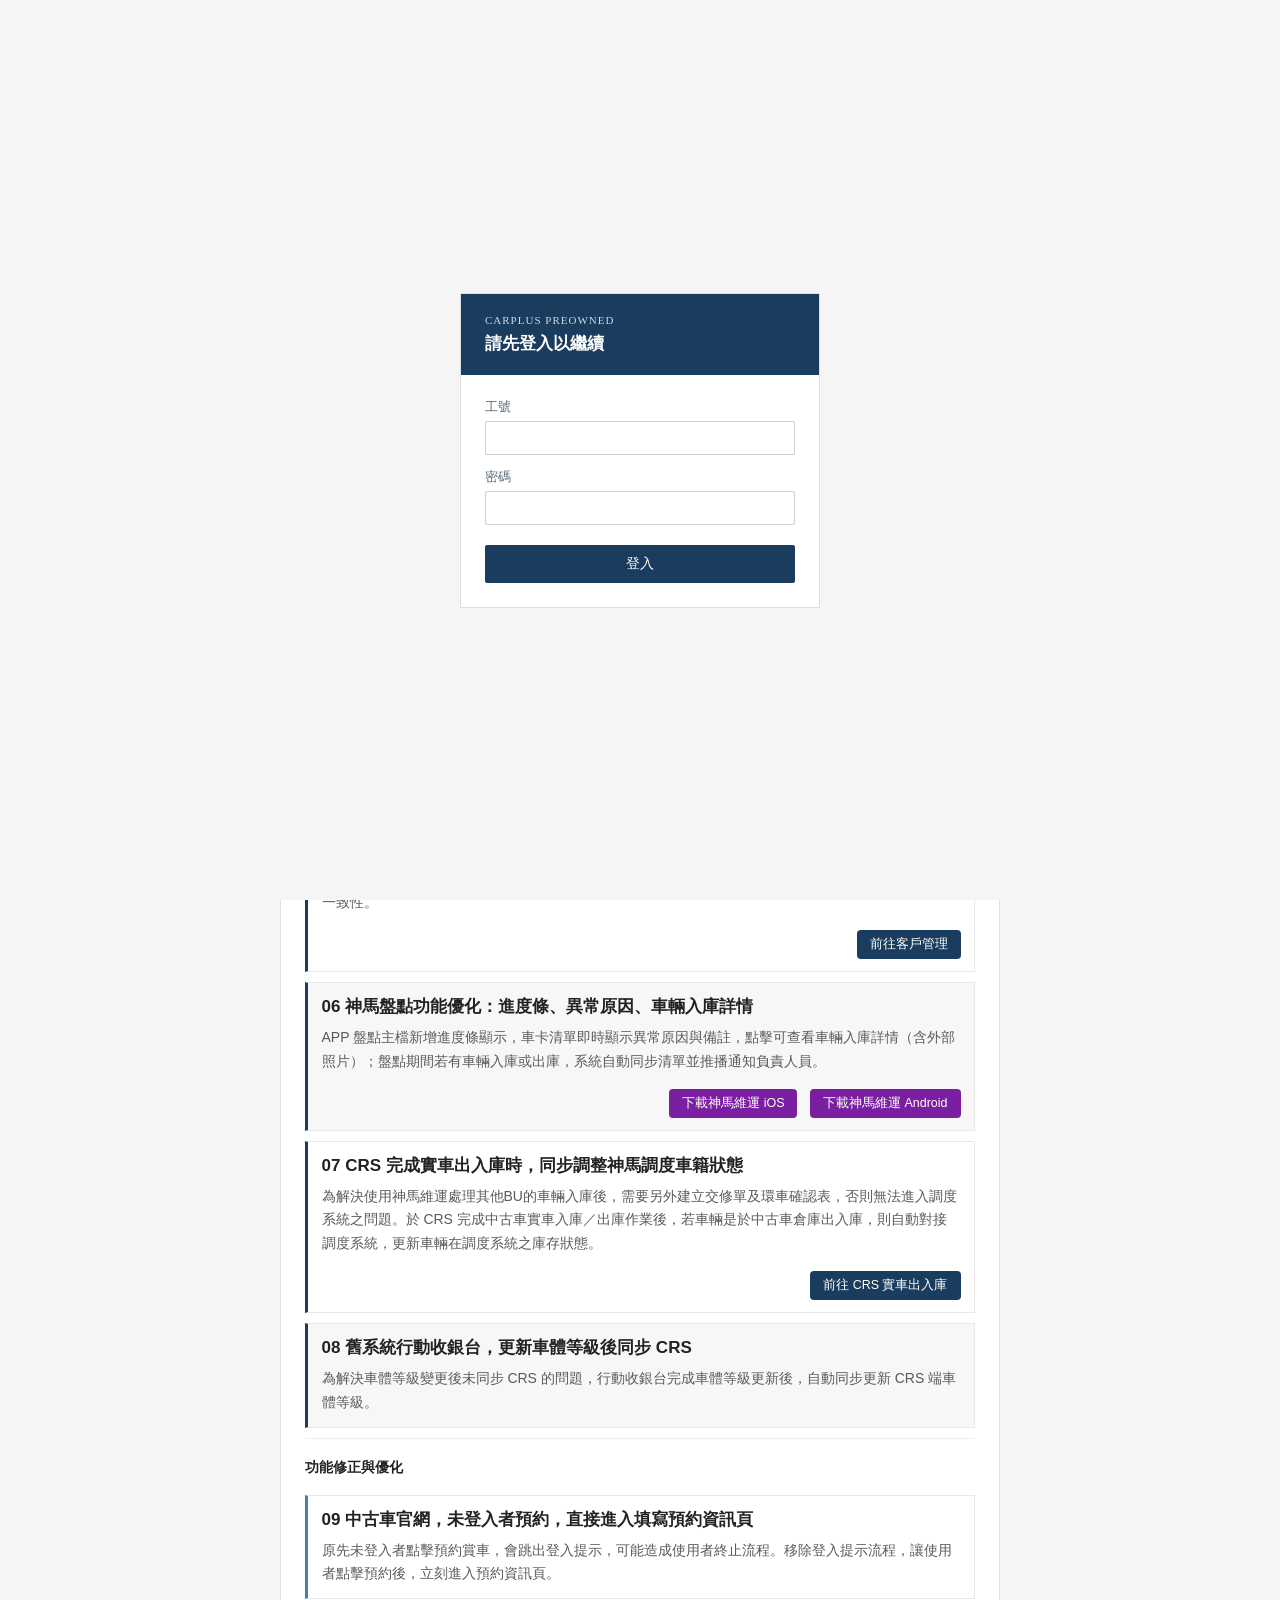
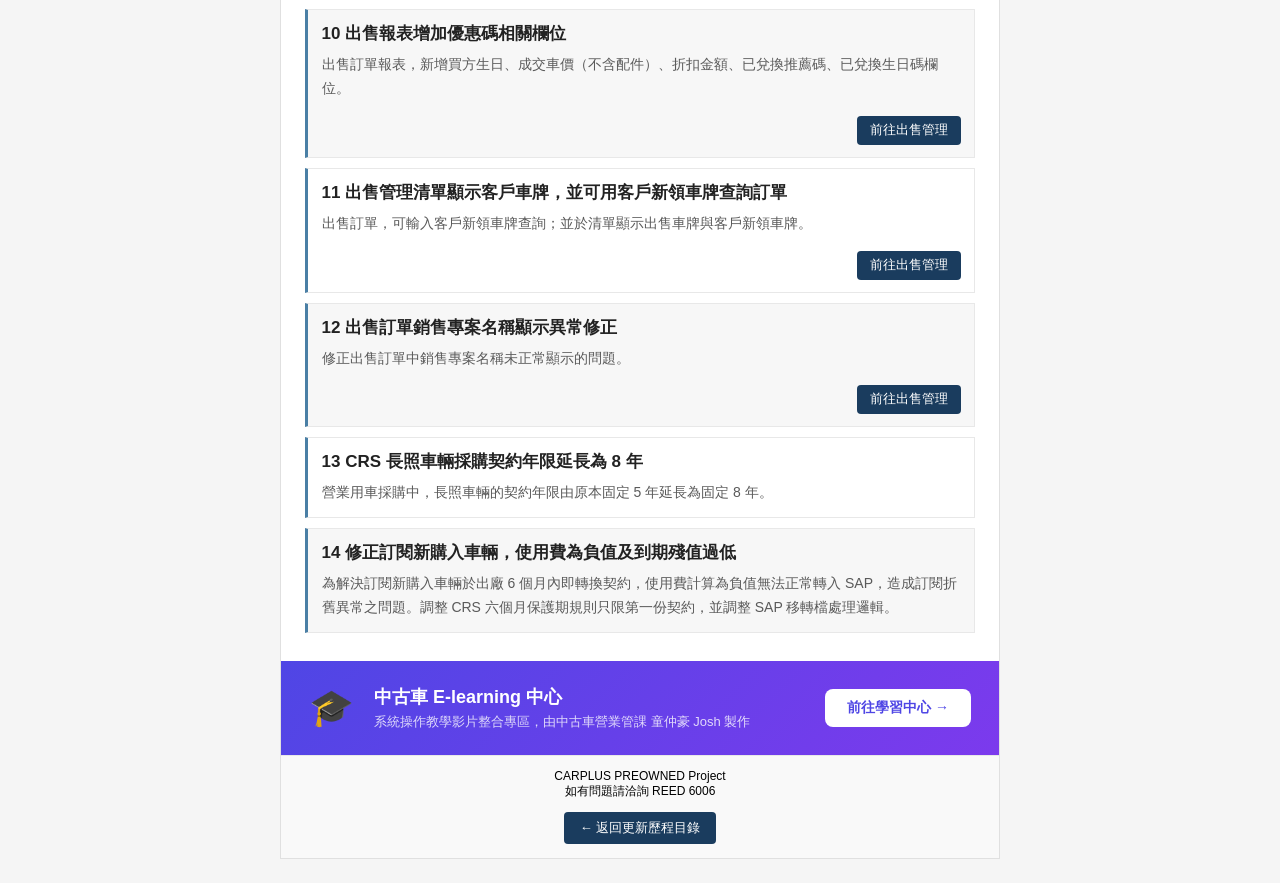
<file: 20260805_preowned.html>
<!DOCTYPE html>
<html lang="zh-Hant-TW">
<head>
<meta charset="UTF-8">
<title>中古車上版通知 PRE1.143</title>
<link rel="stylesheet" href="style.css">
</head>
<body>
<script src="auth.js"></script>
<div class="wrap">
  <div class="header">
    <div class="eyebrow">RELEASE NOTICE</div>
    <h1>中古車上版通知</h1>
    <div class="version-line">PRE1.143 &nbsp;|&nbsp; 2026-08-05</div>
  </div>

  <div class="subbar">本次版本共包含 <b>14</b> 項更新，涵蓋新功能開發、流程自動化及介面修正。</div>

  <div class="content">
    <div class="section-title">新功能</div>
    <div class="card-list">

      <div class="update-card">
        <h3>01 出售訂單，可兌換中古車推薦碼/生日碼</h3>
        <p>新增中古車優惠碼機制，可於出售訂單兌換優惠碼，系統將自動檢核兌換碼有效性，成功兌換後，系統自動計算折扣後發票金額。</p>
        <div class="card-actions">
          <a class="card-link" href="https://auto-cms.car-plus.com.tw/performance/sales" target="_blank">前往出售管理</a>
        </div>
      </div>

      <div class="update-card">
        <h3>02 出售管理 &gt; 交車資訊頁，新增客戶新領牌車號與繳銷單</h3>
        <p>若神馬交車時未輸入客戶新領牌，可於後台交車資訊補輸入。若原車牌需要上傳繳銷單，可於同功能上傳。此外，豐富交車資訊頁資訊，增加訂單資訊、保固資訊。</p>
        <div class="card-actions">
          <a class="card-link" href="https://auto-cms.car-plus.com.tw/performance/sales" target="_blank">前往出售管理</a>
        </div>
      </div>

      <div class="update-card">
        <h3>03 交車保固資訊，自動拋轉至道路救援系統</h3>
        <p>每日 21:00 排程，將中古車已交車、有提供保固期限、並具有客戶新車牌之資訊，拋轉傳送至道路救援系統，確保售後道路救援系統可查詢到中古車保固資訊。</p>
      </div>

      <div class="update-card">
        <h3>04 報表系統 &gt; 交修功能，串接中古車出售保固資訊</h3>
        <p>為解決中古出售車輛無法建立交修單之問題。調整報表系統 &gt; 交修功能，串接中古車出售訂單資料，使維修端可直接查詢中古車出售車輛的保固資訊。</p>
        <div class="card-actions">
          <a class="card-link purple" href="http://lsweb2.car-plus.com.tw/PortalCSVS/DesktopDefault.aspx?tabid=21&Path=Repair&Name=RepairFile" target="_blank">前往交修建檔</a>
        </div>
      </div>

      <div class="update-card">
        <h3>05 建立／更新中古車客戶後，同步至 SAP 客戶主檔</h3>
        <p>建立或更新中古車客戶資料（自然人及法人）時，同步將客戶資料傳送至 SAP 客戶主檔，確保財務資料一致性。</p>
        <div class="card-actions">
          <a class="card-link" href="https://auto-cms.car-plus.com.tw/customer/natural" target="_blank">前往客戶管理</a>
        </div>
      </div>

      <div class="update-card">
        <h3>06 神馬盤點功能優化：進度條、異常原因、車輛入庫詳情</h3>
        <p>APP 盤點主檔新增進度條顯示，車卡清單即時顯示異常原因與備註，點擊可查看車輛入庫詳情（含外部照片）；盤點期間若有車輛入庫或出庫，系統自動同步清單並推播通知負責人員。</p>
        <div class="card-actions">
          <a class="card-link purple" href="https://apps.apple.com/tw/app/%E7%A5%9E%E9%A6%AC%E7%B6%AD%E9%81%8B/id6443620327" target="_blank">下載神馬維運 iOS</a>
          <a class="card-link purple" href="https://play.google.com/store/apps/details?id=com.carplus.ops2go&hl=zh_TW&pli=1" target="_blank">下載神馬維運 Android</a>
        </div>
      </div>

      <div class="update-card">
        <h3>07 CRS 完成實車出入庫時，同步調整神馬調度車籍狀態</h3>
        <p>為解決使用神馬維運處理其他BU的車輛入庫後，需要另外建立交修單及環車確認表，否則無法進入調度系統之問題。於 CRS 完成中古車實車入庫／出庫作業後，若車輛是於中古車倉庫出入庫，則自動對接調度系統，更新車輛在調度系統之庫存狀態。</p>
        <div class="card-actions">
          <a class="card-link" href="https://lrental.car-plus.com.tw/crs/stockOperation" target="_blank">前往 CRS 實車出入庫</a>
        </div>
      </div>

      <div class="update-card">
        <h3>08 舊系統行動收銀台，更新車體等級後同步 CRS</h3>
        <p>為解決車體等級變更後未同步 CRS 的問題，行動收銀台完成車體等級更新後，自動同步更新 CRS 端車體等級。</p>
      </div>

    </div>

    <div class="section-title with-divider">功能修正與優化</div>
    <div class="card-list">

      <div class="update-card alt">
        <h3>09 中古車官網，未登入者預約，直接進入填寫預約資訊頁</h3>
        <p>原先未登入者點擊預約賞車，會跳出登入提示，可能造成使用者終止流程。移除登入提示流程，讓使用者點擊預約後，立刻進入預約資訊頁。</p>
      </div>

      <div class="update-card alt">
        <h3>10 出售報表增加優惠碼相關欄位</h3>
        <p>出售訂單報表，新增買方生日、成交車價（不含配件）、折扣金額、已兌換推薦碼、已兌換生日碼欄位。</p>
        <div class="card-actions">
          <a class="card-link" href="https://auto-cms.car-plus.com.tw/performance/sales" target="_blank">前往出售管理</a>
        </div>
      </div>

      <div class="update-card alt">
        <h3>11 出售管理清單顯示客戶車牌，並可用客戶新領車牌查詢訂單</h3>
        <p>出售訂單，可輸入客戶新領車牌查詢；並於清單顯示出售車牌與客戶新領車牌。</p>
        <div class="card-actions">
          <a class="card-link" href="https://auto-cms.car-plus.com.tw/performance/sales" target="_blank">前往出售管理</a>
        </div>
      </div>

      <div class="update-card alt">
        <h3>12 出售訂單銷售專案名稱顯示異常修正</h3>
        <p>修正出售訂單中銷售專案名稱未正常顯示的問題。</p>
        <div class="card-actions">
          <a class="card-link" href="https://auto-cms.car-plus.com.tw/performance/sales" target="_blank">前往出售管理</a>
        </div>
      </div>

      <div class="update-card alt">
        <h3>13 CRS 長照車輛採購契約年限延長為 8 年</h3>
        <p>營業用車採購中，長照車輛的契約年限由原本固定 5 年延長為固定 8 年。</p>
      </div>

      <div class="update-card alt">
        <h3>14 修正訂閱新購入車輛，使用費為負值及到期殘值過低</h3>
        <p>為解決訂閱新購入車輛於出廠 6 個月內即轉換契約，使用費計算為負值無法正常轉入 SAP，造成訂閱折舊異常之問題。調整 CRS 六個月保護期規則只限第一份契約，並調整 SAP 移轉檔處理邏輯。</p>
      </div>

    </div>
  </div>

  <div class="elearning-banner">
    <div class="elearning-banner-icon">🎓</div>
    <div class="elearning-banner-body">
      <div class="elearning-banner-title">中古車 E-learning 中心</div>
      <div class="elearning-banner-desc">系統操作教學影片整合專區，由中古車營業管課 童仲豪 Josh 製作</div>
    </div>
    <a class="elearning-banner-btn" href="elearning.html" target="_blank">前往學習中心 →</a>
  </div>

  <div class="footer">
    CARPLUS PREOWNED Project<br>
    如有問題請洽詢 REED 6006
    <div><a class="back-link" href="index.html">← 返回更新歷程目錄</a></div>
  </div>
</div>
</body>
</html>
</file>
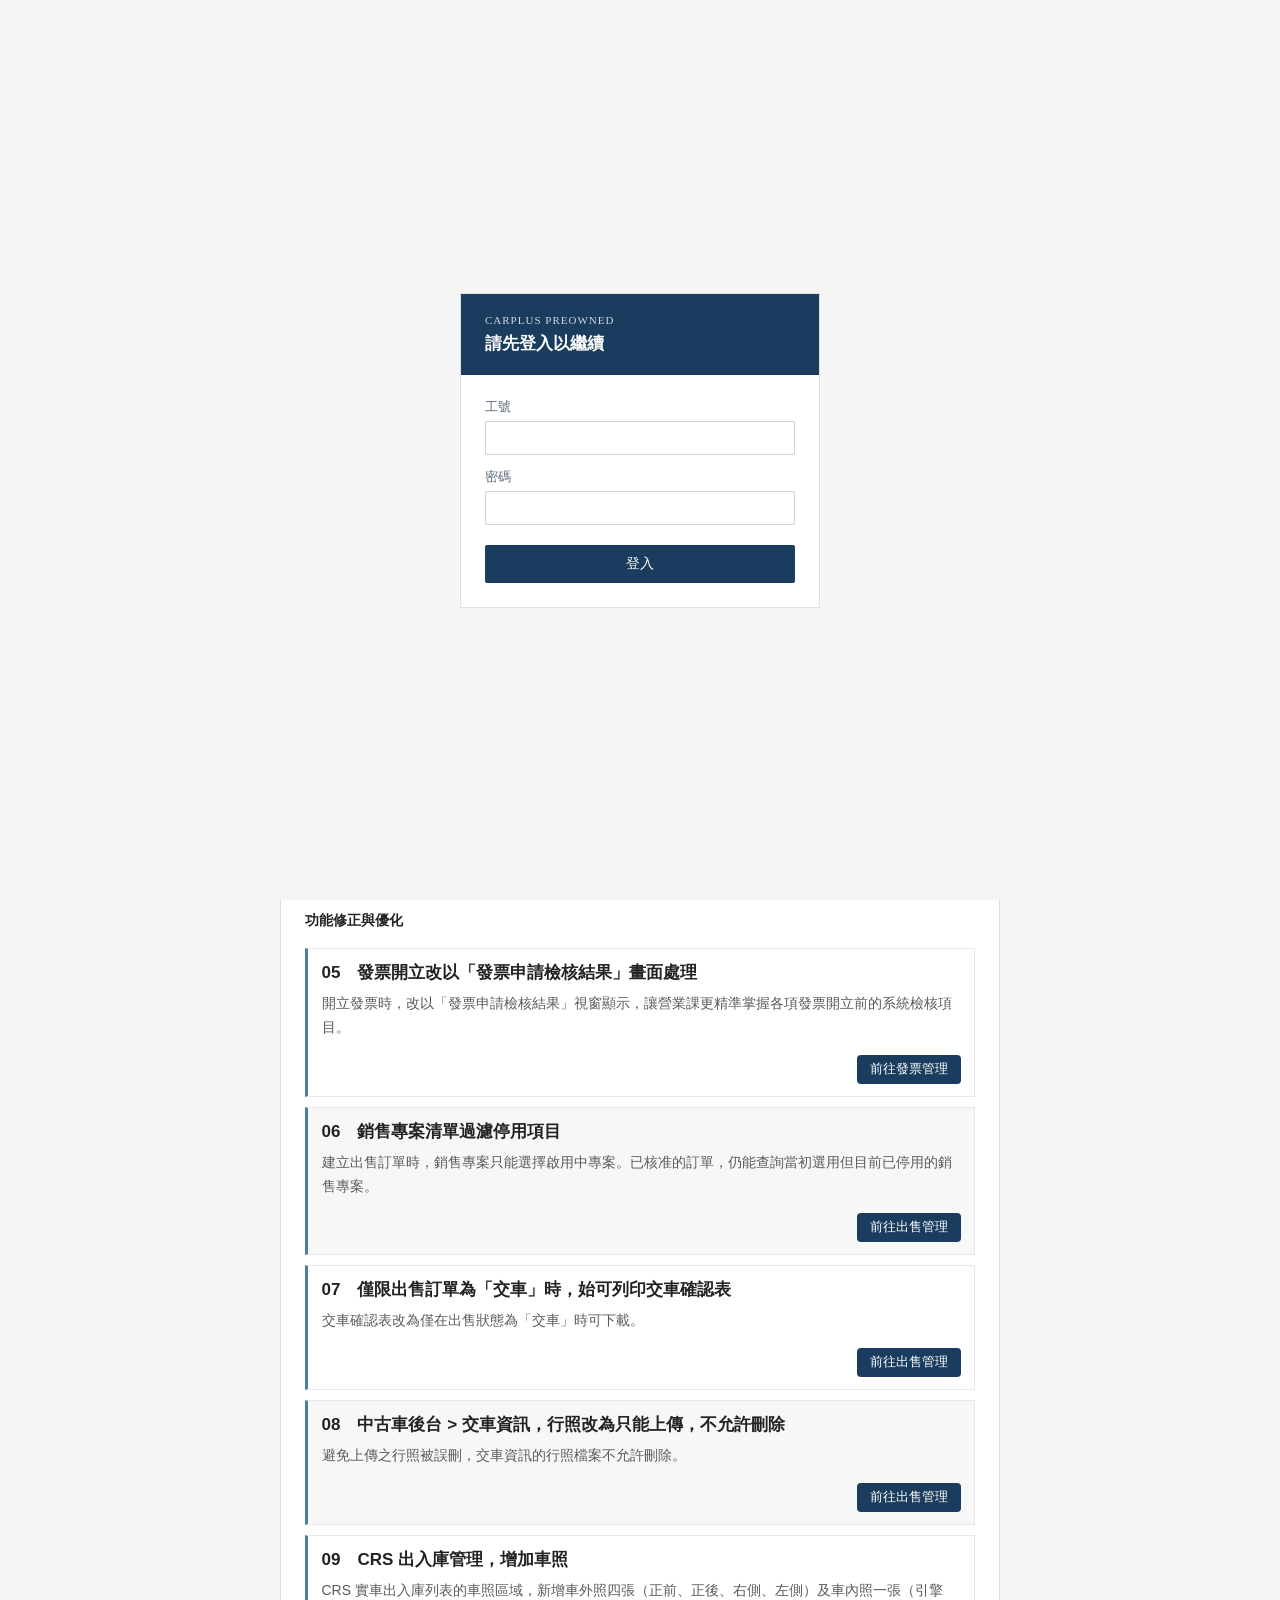
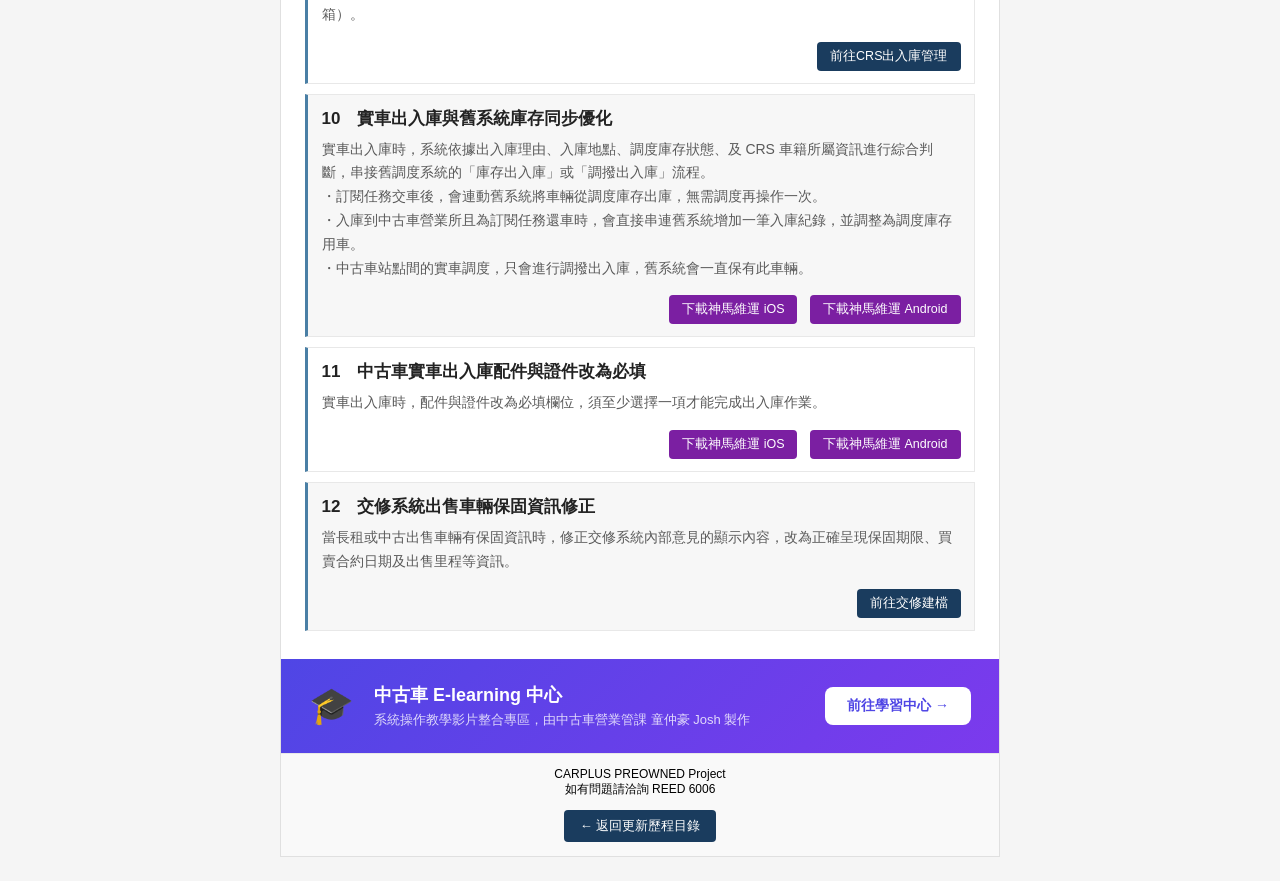
<file: 20260819_preowned.html>
<!DOCTYPE html>
<html lang="zh-Hant-TW">
<head>
<meta charset="UTF-8">
<title>中古車上版通知 PRE1.144</title>
<link rel="stylesheet" href="style.css">
</head>
<body>
<script src="auth.js"></script>
<div class="wrap">
  <div class="header">
    <div class="eyebrow">RELEASE NOTICE</div>
    <h1>中古車上版通知</h1>
    <div class="version-line">PRE1.144 &nbsp;|&nbsp; 2026-08-19</div>
  </div>

  <div class="subbar">本次版本共包含 <b>12</b> 項更新，涵蓋新功能開發、流程自動化及介面修正。</div>

  <div class="content">
    <div class="section-title">新功能</div>
    <div class="card-list">

      <div class="update-card">
        <h3>01　出售訂單內循損益提示購車單位</h3>
        <p>出售訂單明細 > 車價資訊 > 內循損益欄位，新增顯示購車單位名稱，如長租購車、中古購車。方便出售訂單審核人員，判斷內循損益找補對象。</p>
        <div class="card-actions">
          <a class="card-link" href="https://auto-cms.car-plus.com.tw/performance/sales" target="_blank">前往出售管理</a>
        </div>
      </div>

      <div class="update-card">
        <h3>02　上架條件增加允許調度狀態「待售」</h3>
        <p>中古車檢核上架條件新增允許調度狀態為「待售」的車輛，適用於從行將購入車輛的上架及出售作業流程。</p>
        <div class="card-actions">
          <a class="card-link" href="https://auto-cms.car-plus.com.tw/performance/sales" target="_blank">前往出售管理</a>
        </div>
      </div>

      <div class="update-card">
        <h3>03　CRS 車籍查詢增加「購入車價」欄位</h3>
        <p>CRS 車籍查詢與管理頁面新增「購入車價」欄位，方便查閱使用者區分購車時的「市場牌價」及「實際購入價格」。</p>
        <div class="card-actions">
          <a class="card-link" href="https://lrental.car-plus.com.tw/crs/CarStockSetup" target="_blank">前往CRS車輛管理</a>
        </div>
      </div>

      <div class="update-card">
        <h3>04　實車出入庫與盤點支援舊車牌查詢</h3>
        <p>神馬維運 > 中古車實車出入庫或執行中古車輛盤點時，不論使用新、舊車牌皆可使用。</p>
        <p>・出入庫時，系統皆會自動比對車牌歷程，於畫面顯示新車牌，讓使用者進行出入庫。</p>
        <p>・盤點時，輸入新、舊車牌，都可以完成指定車輛的盤點。</p>
        <div class="card-actions">
          <a class="card-link purple" href="https://apps.apple.com/tw/app/%E7%A5%9E%E9%A6%AC%E7%B6%AD%E9%81%8B/id6443620327" target="_blank">下載神馬維運 iOS</a>
          <a class="card-link purple" href="https://play.google.com/store/apps/details?id=com.carplus.ops2go&hl=zh_TW&pli=1" target="_blank">下載神馬維運 Android</a>
        </div>
      </div>

    </div>

    <div class="section-title with-divider">功能修正與優化</div>
    <div class="card-list">

      <div class="update-card alt">
        <h3>05　發票開立改以「發票申請檢核結果」畫面處理</h3>
        <p>開立發票時，改以「發票申請檢核結果」視窗顯示，讓營業課更精準掌握各項發票開立前的系統檢核項目。</p>
        <div class="card-actions">
          <a class="card-link" href="https://auto-cms.car-plus.com.tw/performance/invoice?invoiceStatus=APPLYING,VALID" target="_blank">前往發票管理</a>
        </div>
      </div>

      <div class="update-card alt">
        <h3>06　銷售專案清單過濾停用項目</h3>
        <p>建立出售訂單時，銷售專案只能選擇啟用中專案。已核准的訂單，仍能查詢當初選用但目前已停用的銷售專案。</p>
        <div class="card-actions">
          <a class="card-link" href="https://auto-cms.car-plus.com.tw/performance/sales" target="_blank">前往出售管理</a>
        </div>
      </div>

      <div class="update-card alt">
        <h3>07　僅限出售訂單為「交車」時，始可列印交車確認表</h3>
        <p>交車確認表改為僅在出售狀態為「交車」時可下載。</p>
        <div class="card-actions">
          <a class="card-link" href="https://auto-cms.car-plus.com.tw/performance/sales" target="_blank">前往出售管理</a>
        </div>
      </div>

      <div class="update-card alt">
        <h3>08　中古車後台 > 交車資訊，行照改為只能上傳，不允許刪除</h3>
        <p>避免上傳之行照被誤刪，交車資訊的行照檔案不允許刪除。</p>
        <div class="card-actions">
          <a class="card-link" href="https://auto-cms.car-plus.com.tw/performance/sales" target="_blank">前往出售管理</a>
        </div>
      </div>

      <div class="update-card alt">
        <h3>09　CRS 出入庫管理，增加車照</h3>
        <p>CRS 實車出入庫列表的車照區域，新增車外照四張（正前、正後、右側、左側）及車內照一張（引擎箱）。</p>
        <div class="card-actions">
          <a class="card-link" href="https://lrental.car-plus.com.tw/crs/stockOperation" target="_blank">前往CRS出入庫管理</a>
        </div>
      </div>

      <div class="update-card alt">
        <h3>10　實車出入庫與舊系統庫存同步優化</h3>
        <p>實車出入庫時，系統依據出入庫理由、入庫地點、調度庫存狀態、及 CRS 車籍所屬資訊進行綜合判斷，串接舊調度系統的「庫存出入庫」或「調撥出入庫」流程。</p>
        <p>・訂閱任務交車後，會連動舊系統將車輛從調度庫存出庫，無需調度再操作一次。</p>
        <p>・入庫到中古車營業所且為訂閱任務還車時，會直接串連舊系統增加一筆入庫紀錄，並調整為調度庫存用車。</p>
        <p>・中古車站點間的實車調度，只會進行調撥出入庫，舊系統會一直保有此車輛。</p>
        <div class="card-actions">
          <a class="card-link purple" href="https://apps.apple.com/tw/app/%E7%A5%9E%E9%A6%AC%E7%B6%AD%E9%81%8B/id6443620327" target="_blank">下載神馬維運 iOS</a>
          <a class="card-link purple" href="https://play.google.com/store/apps/details?id=com.carplus.ops2go&hl=zh_TW&pli=1" target="_blank">下載神馬維運 Android</a>
        </div>
      </div>

      <div class="update-card alt">
        <h3>11　中古車實車出入庫配件與證件改為必填</h3>
        <p>實車出入庫時，配件與證件改為必填欄位，須至少選擇一項才能完成出入庫作業。</p>
        <div class="card-actions">
          <a class="card-link purple" href="https://apps.apple.com/tw/app/%E7%A5%9E%E9%A6%AC%E7%B6%AD%E9%81%8B/id6443620327" target="_blank">下載神馬維運 iOS</a>
          <a class="card-link purple" href="https://play.google.com/store/apps/details?id=com.carplus.ops2go&hl=zh_TW&pli=1" target="_blank">下載神馬維運 Android</a>
        </div>
      </div>

      <div class="update-card alt">
        <h3>12　交修系統出售車輛保固資訊修正</h3>
        <p>當長租或中古出售車輛有保固資訊時，修正交修系統內部意見的顯示內容，改為正確呈現保固期限、買賣合約日期及出售里程等資訊。</p>
        <div class="card-actions">
          <a class="card-link" href="http://lsweb2.car-plus.com.tw/PortalCSVS/DesktopDefault.aspx?tabid=21&Path=Repair&Name=RepairFile" target="_blank">前往交修建檔</a>
        </div>
      </div>

    </div>
  </div>

  <div class="elearning-banner">
    <div class="elearning-banner-icon">🎓</div>
    <div class="elearning-banner-body">
      <div class="elearning-banner-title">中古車 E-learning 中心</div>
      <div class="elearning-banner-desc">系統操作教學影片整合專區，由中古車營業管課 童仲豪 Josh 製作</div>
    </div>
    <a class="elearning-banner-btn" href="elearning.html" target="_blank">前往學習中心 →</a>
  </div>

  <div class="footer">
    CARPLUS PREOWNED Project<br>
    如有問題請洽詢 REED 6006
    <div><a class="back-link" href="index.html">← 返回更新歷程目錄</a></div>
  </div>
</div>
</body>
</html>
</file>
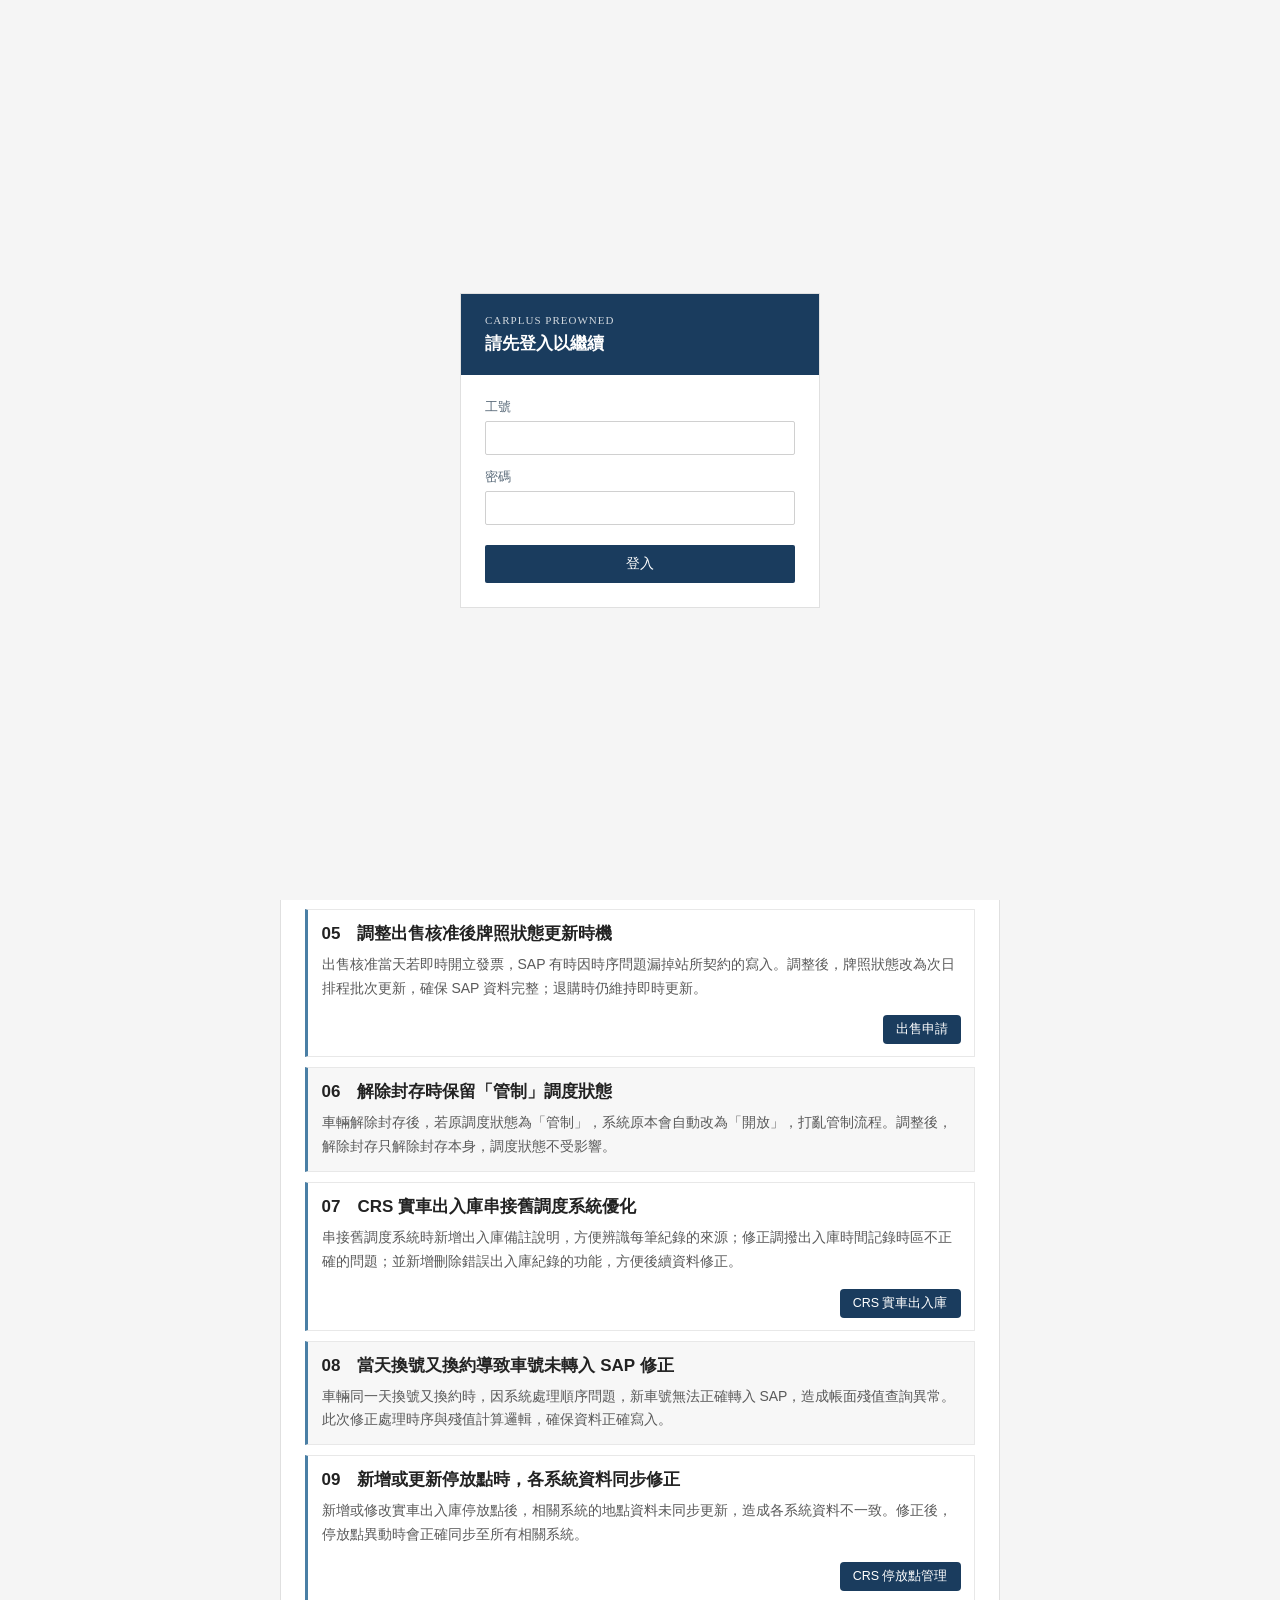
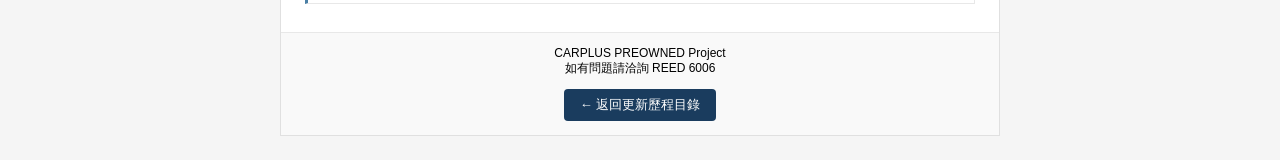
<file: 20260902_preowned.html>
<!DOCTYPE html>
<html lang="zh-Hant-TW">
<head>
<meta charset="UTF-8">
<title>中古車上版通知 PRE1.145</title>
<link rel="stylesheet" href="style.css">
</head>
<body>
<script src="auth.js"></script>

<div class="wrap">

  <div class="header">
    <div class="eyebrow">RELEASE NOTICE</div>
    <h1>中古車上版通知</h1>
    <div class="version-line">PRE1.145 &nbsp;|&nbsp; 2026-09-02</div>
  </div>

  <div class="subbar">本次版本共包含 <b>9</b> 項更新，涵蓋新功能開發、流程自動化及介面修正。</div>

  <div class="content">

    <div class="section-title">新功能</div>

    <div class="card-list">

      <div class="update-card">
        <h3>01　排程自動發送交車推薦碼與生日碼</h3>
        <p>交車完成的自然人保有客戶，於交車次月 15 日 20:00 自動產生推薦碼並發送簡訊；生日前 30 天內自動發送生日碼；每月 5 日自動 Email 優惠碼報表，全程免人工作業，不再有遺漏風險。</p>
      </div>

      <div class="update-card">
        <h3>02　中古車上架車輛自動同步 Meta 廣告清單</h3>
        <p>車輛下架時，Meta 廣告目錄過去需手動維護，容易出現失效連結。調整後每日自動將上架車輛清單同步至廣告目錄，確保廣告與官網上架狀態一致，無須人工介入。</p>
        <p style="font-size:12px;color:#888;margin-top:8px;">※ 僅限中古車營業課以公司 Email 登入使用</p>
        <div class="card-actions">
          <a class="card-link purple" href="https://docs.google.com/spreadsheets/d/12HC0ZYuDpCwaVy_1HtHpIf7ZyafAOYZNvldKsgQ8EXU/edit?usp=drive_link" target="_blank">上架清單</a>
        </div>
      </div>

      <div class="update-card">
        <h3>03　已交車訂單支援申請退購</h3>
        <p>過去交車後若要退購，系統不允許操作。現在交車 7 日鑑賞期內，業務可直接在後台發起退購申請並送簽核；簽核若被駁回，訂單狀態自動還原，不需手動調整。</p>
        <div class="card-actions">
          <a class="card-link" href="https://auto-cms.car-plus.com.tw/home" target="_blank">出售申請</a>
        </div>
      </div>

      <div class="update-card">
        <h3>04　CRS 實車出入庫防呆機制</h3>
        <p>出入庫操作時，若出入庫類型與理由不符合規範（例如入庫卻填寫出售交車），系統將自動攔截並回傳錯誤，避免錯誤資料寫入。已除帳車輛除出售交車外，亦不可再建立出入庫紀錄。</p>
        <div class="card-actions">
          <a class="card-link" href="https://lrental.car-plus.com.tw/crs/stockOperation" target="_blank">CRS 實車出入庫</a>
          <a class="card-link purple" href="https://claude.ai/code/artifact/4777625f-3dfa-4e4b-bf20-81c9c5798bc3" target="_blank">串接舊系統邏輯</a>
        </div>
      </div>

    </div>

    <div class="section-title with-divider">功能修正與優化</div>

    <div class="card-list">

      <div class="update-card alt">
        <h3>05　調整出售核准後牌照狀態更新時機</h3>
        <p>出售核准當天若即時開立發票，SAP 有時因時序問題漏掉站所契約的寫入。調整後，牌照狀態改為次日排程批次更新，確保 SAP 資料完整；退購時仍維持即時更新。</p>
        <div class="card-actions">
          <a class="card-link" href="https://auto-cms.car-plus.com.tw/home" target="_blank">出售申請</a>
        </div>
      </div>

      <div class="update-card alt">
        <h3>06　解除封存時保留「管制」調度狀態</h3>
        <p>車輛解除封存後，若原調度狀態為「管制」，系統原本會自動改為「開放」，打亂管制流程。調整後，解除封存只解除封存本身，調度狀態不受影響。</p>
      </div>

      <div class="update-card alt">
        <h3>07　CRS 實車出入庫串接舊調度系統優化</h3>
        <p>串接舊調度系統時新增出入庫備註說明，方便辨識每筆紀錄的來源；修正調撥出入庫時間記錄時區不正確的問題；並新增刪除錯誤出入庫紀錄的功能，方便後續資料修正。</p>
        <div class="card-actions">
          <a class="card-link" href="https://lrental.car-plus.com.tw/crs/stockOperation" target="_blank">CRS 實車出入庫</a>
        </div>
      </div>

      <div class="update-card alt">
        <h3>08　當天換號又換約導致車號未轉入 SAP 修正</h3>
        <p>車輛同一天換號又換約時，因系統處理順序問題，新車號無法正確轉入 SAP，造成帳面殘值查詢異常。此次修正處理時序與殘值計算邏輯，確保資料正確寫入。</p>
      </div>

      <div class="update-card alt">
        <h3>09　新增或更新停放點時，各系統資料同步修正</h3>
        <p>新增或修改實車出入庫停放點後，相關系統的地點資料未同步更新，造成各系統資料不一致。修正後，停放點異動時會正確同步至所有相關系統。</p>
        <div class="card-actions">
          <a class="card-link" href="https://lrental.car-plus.com.tw/crs/realLocation" target="_blank">CRS 停放點管理</a>
        </div>
      </div>

    </div>

  </div>

  <div class="footer">
    CARPLUS PREOWNED Project<br>
    如有問題請洽詢 REED 6006
    <div><a class="back-link" href="index.html">← 返回更新歷程目錄</a></div>
  </div>

</div>

</body>
</html>
</file>
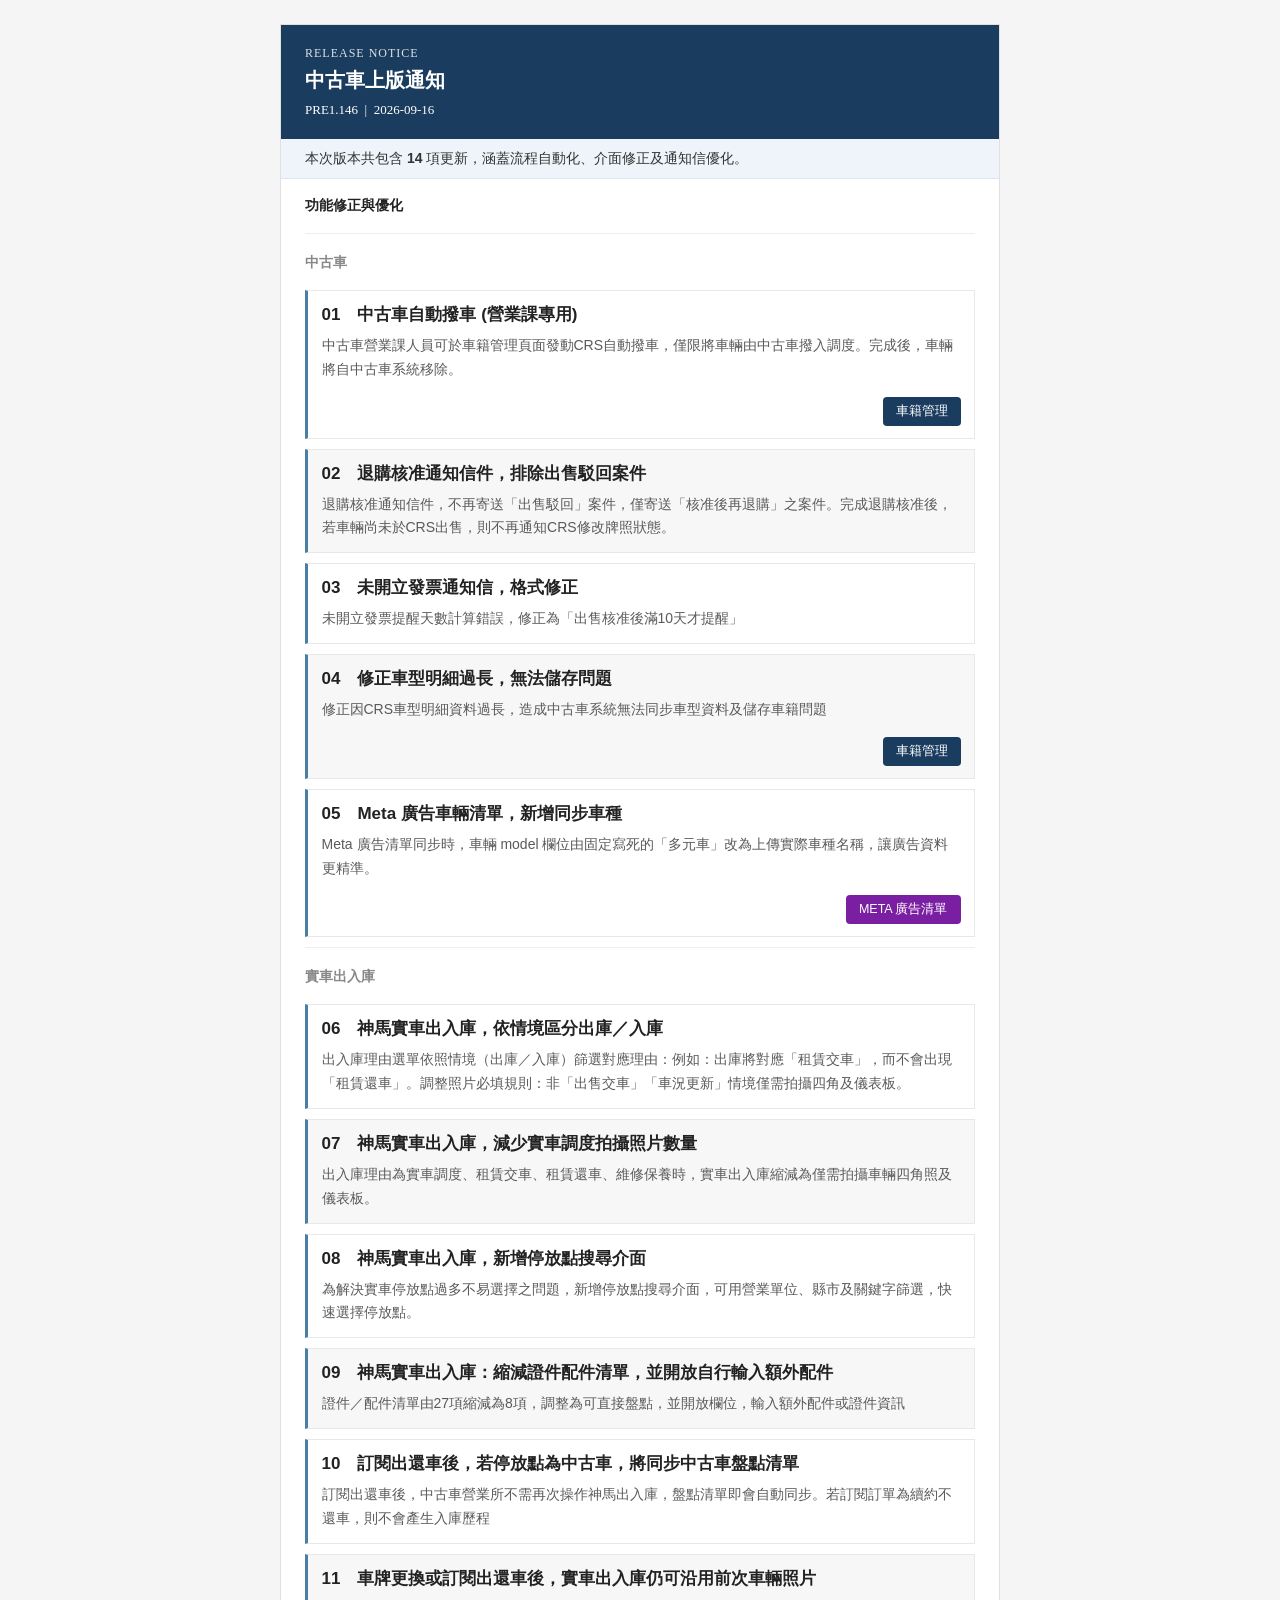
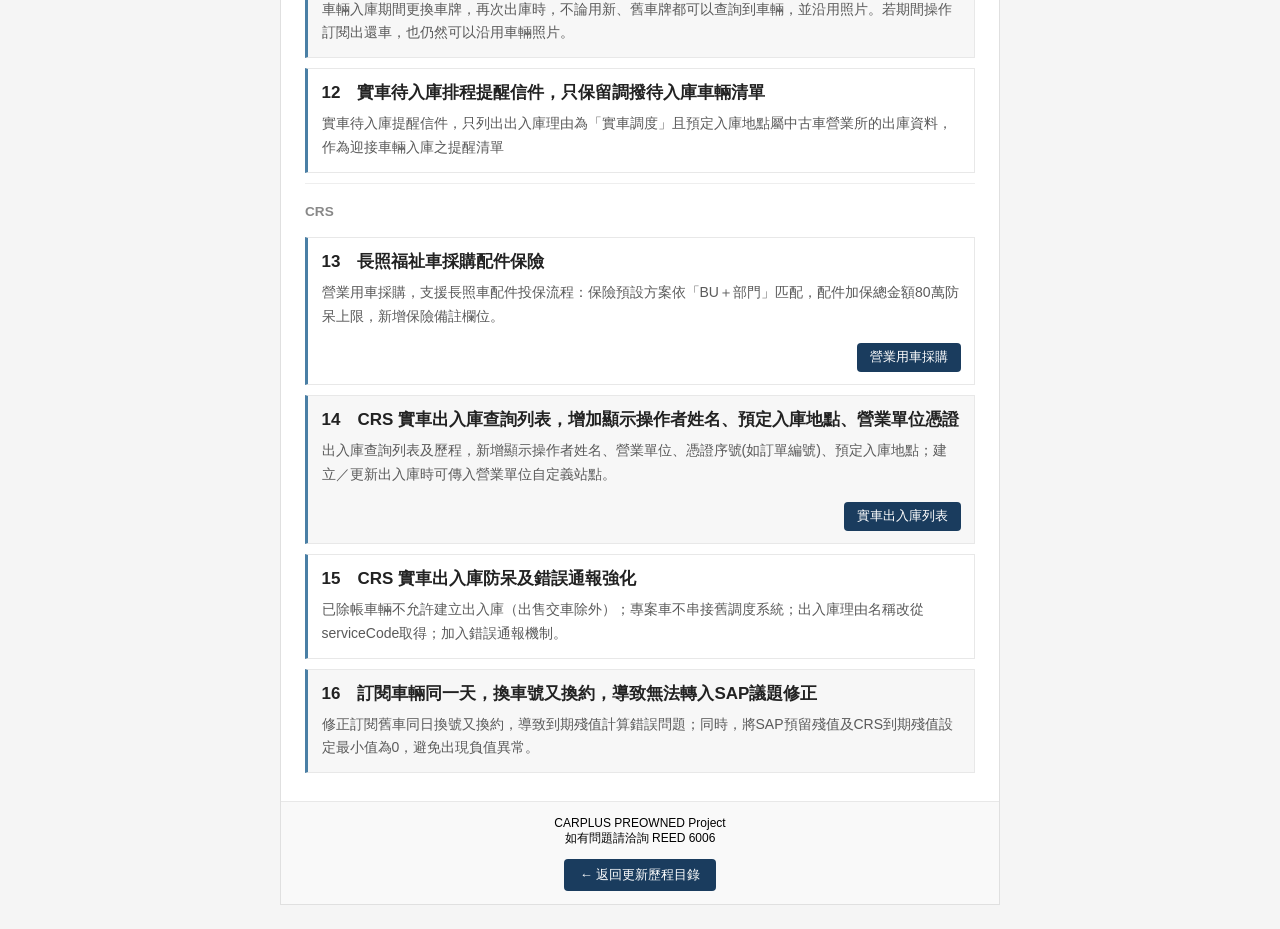
<file: 20260916_preowned.html>
<!DOCTYPE html>
<html lang="zh-Hant-TW">
<head>
<meta charset="UTF-8">
<title>中古車上版通知 PRE1.146</title>
<link rel="stylesheet" href="style.css">
</head>
<body>

<div class="wrap">

  <div class="header">
    <div class="eyebrow">RELEASE NOTICE</div>
    <h1>中古車上版通知</h1>
    <div class="version-line">PRE1.146 &nbsp;|&nbsp; 2026-09-16</div>
  </div>

  <div class="subbar">本次版本共包含 <b>14</b> 項更新，涵蓋流程自動化、介面修正及通知信優化。</div>

  <div class="content">

    <div class="section-title">功能修正與優化</div>

    <!-- 中古車 -->
    <div class="section-title with-divider" style="font-size:0.85rem;color:#888;margin-top:0;">中古車</div>
    <div class="card-list">

    <div class="update-card alt">
      <h3>01　中古車自動撥車 (營業課專用)</h3>
      <p>中古車營業課人員可於車籍管理頁面發動CRS自動撥車，僅限將車輛由中古車撥入調度。完成後，車輛將自中古車系統移除。</p>
      <div class="card-actions">
        <a class="card-link" href="https://auto-cms.car-plus.com.tw/cars" target="_blank">車籍管理</a>
      </div>
    </div>

    <div class="update-card alt">
      <h3>02　退購核准通知信件，排除出售駁回案件</h3>
      <p>退購核准通知信件，不再寄送「出售駁回」案件，僅寄送「核准後再退購」之案件。完成退購核准後，若車輛尚未於CRS出售，則不再通知CRS修改牌照狀態。</p>
    </div>

    <div class="update-card alt">
      <h3>03　未開立發票通知信，格式修正</h3>
      <p>未開立發票提醒天數計算錯誤，修正為「出售核准後滿10天才提醒」</p>
    </div>

      <div class="update-card alt">
      <h3>04　修正車型明細過長，無法儲存問題</h3>
      <p>修正因CRS車型明細資料過長，造成中古車系統無法同步車型資料及儲存車籍問題</p>
        <div class="card-actions">
        <a class="card-link" href="https://auto-cms.car-plus.com.tw/cars" target="_blank">車籍管理</a>
      </div>
    </div>

    <div class="update-card alt">
      <h3>05　Meta 廣告車輛清單，新增同步車種</h3>
      <p>Meta 廣告清單同步時，車輛 model 欄位由固定寫死的「多元車」改為上傳實際車種名稱，讓廣告資料更精準。</p>
      <div class="card-actions">
        <a class="card-link purple" href="https://docs.google.com/spreadsheets/d/12HC0ZYuDpCwaVy_1HtHpIf7ZyafAOYZNvldKsgQ8EXU/edit?usp=drivesdk&search_id=ee11fb8b-234f-4d65-95aa-aeb103485724" target="_blank">META 廣告清單</a>
      </div>
    </div>

    </div>

    <!-- 實車出入庫 -->
    <div class="section-title with-divider" style="font-size:0.85rem;color:#888;">實車出入庫</div>
    <div class="card-list">

    <div class="update-card alt">
      <h3>06　神馬實車出入庫，依情境區分出庫／入庫</h3>
      <p>出入庫理由選單依照情境（出庫／入庫）篩選對應理由：例如：出庫將對應「租賃交車」，而不會出現「租賃還車」。調整照片必填規則：非「出售交車」「車況更新」情境僅需拍攝四角及儀表板。</p>
    </div>

      <div class="update-card alt">
      <h3>07　神馬實車出入庫，減少實車調度拍攝照片數量</h3>
      <p>出入庫理由為實車調度、租賃交車、租賃還車、維修保養時，實車出入庫縮減為僅需拍攝車輛四角照及儀表板。</p>
    </div>

    <div class="update-card alt">
      <h3>08　神馬實車出入庫，新增停放點搜尋介面</h3>
      <p>為解決實車停放點過多不易選擇之問題，新增停放點搜尋介面，可用營業單位、縣市及關鍵字篩選，快速選擇停放點。</p>
    </div>

    <div class="update-card alt">
      <h3>09　神馬實車出入庫：縮減證件配件清單，並開放自行輸入額外配件</h3>
      <p>證件／配件清單由27項縮減為8項，調整為可直接盤點，並開放欄位，輸入額外配件或證件資訊</p>
    </div>

    <div class="update-card alt">
      <h3>10　訂閱出還車後，若停放點為中古車，將同步中古車盤點清單</h3>
      <p>訂閱出還車後，中古車營業所不需再次操作神馬出入庫，盤點清單即會自動同步。若訂閱訂單為續約不還車，則不會產生入庫歷程</p>
    </div>

    <div class="update-card alt">
      <h3>11　車牌更換或訂閱出還車後，實車出入庫仍可沿用前次車輛照片</h3>
      <p>車輛入庫期間更換車牌，再次出庫時，不論用新、舊車牌都可以查詢到車輛，並沿用照片。若期間操作訂閱出還車，也仍然可以沿用車輛照片。</p>
    </div>

    <div class="update-card alt">
      <h3>12　實車待入庫排程提醒信件，只保留調撥待入庫車輛清單</h3>
      <p>實車待入庫提醒信件，只列出出入庫理由為「實車調度」且預定入庫地點屬中古車營業所的出庫資料，作為迎接車輛入庫之提醒清單</p>
    </div>



    </div>

    <!-- CRS -->
    <div class="section-title with-divider" style="font-size:0.85rem;color:#888;">CRS</div>
    <div class="card-list">

    <div class="update-card alt">
      <h3>13　長照福祉車採購配件保險</h3>
      <p>營業用車採購，支援長照車配件投保流程：保險預設方案依「BU＋部門」匹配，配件加保總金額80萬防呆上限，新增保險備註欄位。</p>
      <div class="card-actions">
        <a class="card-link" href="https://lrental.car-plus.com.tw/businessPurchase/PurchaseApply" target="_blank">營業用車採購</a>
      </div>
    </div>

    <div class="update-card alt">
      <h3>14　CRS 實車出入庫查詢列表，增加顯示操作者姓名、預定入庫地點、營業單位憑證</h3>
      <p>出入庫查詢列表及歷程，新增顯示操作者姓名、營業單位、憑證序號(如訂單編號)、預定入庫地點；建立／更新出入庫時可傳入營業單位自定義站點。</p>
      <div class="card-actions">
        <a class="card-link" href="https://lrental.car-plus.com.tw/crs/stockOperation" target="_blank">實車出入庫列表</a>
      </div>
    </div>

    <div class="update-card alt">
      <h3>15　CRS 實車出入庫防呆及錯誤通報強化</h3>
      <p>已除帳車輛不允許建立出入庫（出售交車除外）；專案車不串接舊調度系統；出入庫理由名稱改從serviceCode取得；加入錯誤通報機制。</p>
    </div>

    <div class="update-card alt">
      <h3>16　訂閱車輛同一天，換車號又換約，導致無法轉入SAP議題修正</h3>
      <p>修正訂閱舊車同日換號又換約，導致到期殘值計算錯誤問題；同時，將SAP預留殘值及CRS到期殘值設定最小值為0，避免出現負值異常。</p>
    </div>

    </div>

  </div>

  <div class="footer">
    CARPLUS PREOWNED Project<br>
    如有問題請洽詢 REED 6006
    <div><a class="back-link" href="index.html">← 返回更新歷程目錄</a></div>
  </div>

</div>

</body>
</html>
</file>
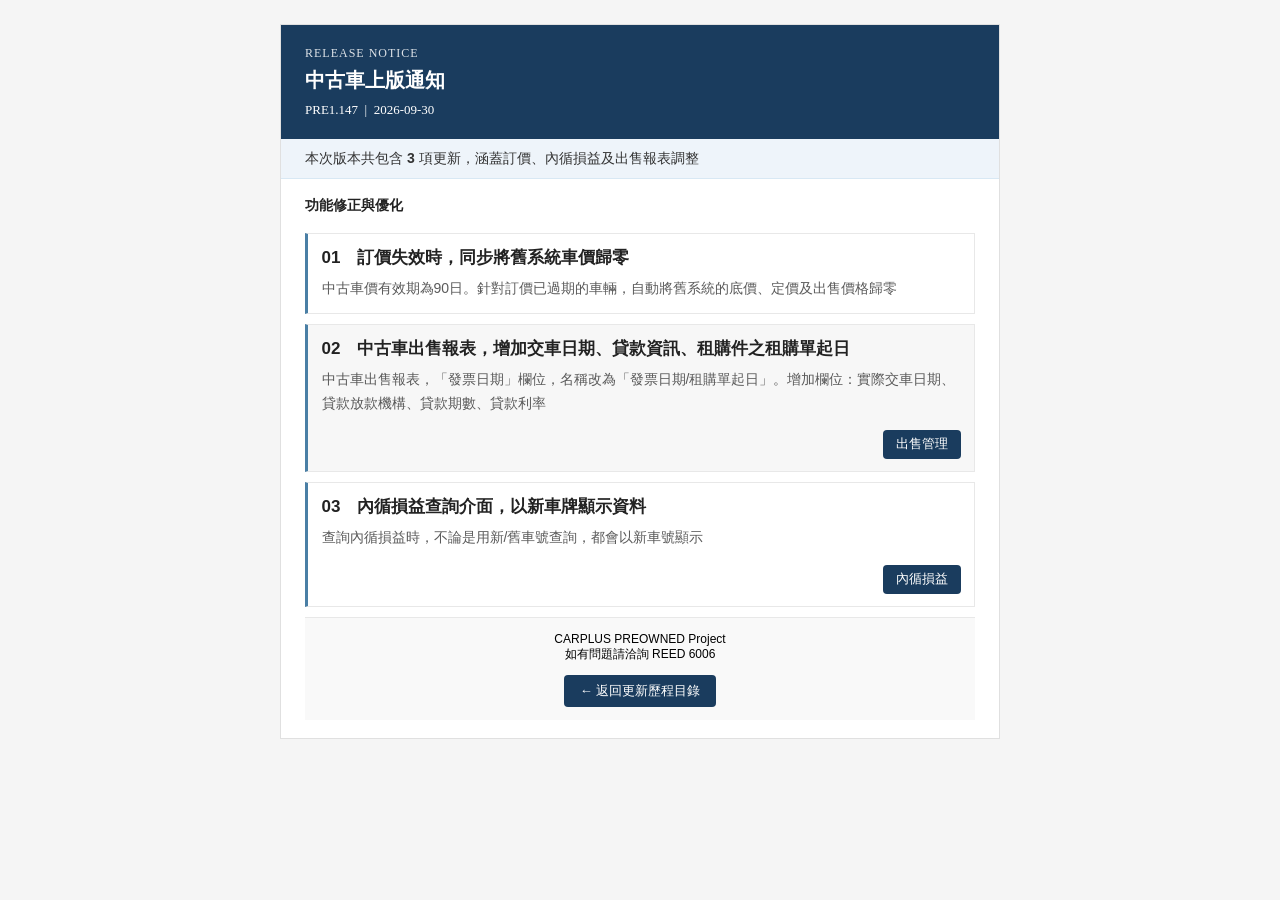
<file: 20260930_preowned.html>
<!DOCTYPE html>
<html lang="zh-Hant-TW">
<head>
<meta charset="UTF-8">
<title>中古車上版通知 PRE1.147</title>
<link rel="stylesheet" href="style.css">
</head>
<body>

<div class="wrap">

  <div class="header">
    <div class="eyebrow">RELEASE NOTICE</div>
    <h1>中古車上版通知</h1>
    <div class="version-line">PRE1.147 &nbsp;|&nbsp; 2026-09-30</div>
  </div>

  <div class="subbar">本次版本共包含 <b>3</b> 項更新，涵蓋訂價、內循損益及出售報表調整</div>

  <div class="content">

    <div class="section-title">功能修正與優化</div>
    <div class="card-list">

    <div class="update-card alt">
      <h3>01　訂價失效時，同步將舊系統車價歸零</h3>
      <p>中古車價有效期為90日。針對訂價已過期的車輛，自動將舊系統的底價、定價及出售價格歸零</p>
    </div>

    <div class="update-card alt">
      <h3>02　中古車出售報表，增加交車日期、貸款資訊、租購件之租購單起日</h3>
      <p>中古車出售報表，「發票日期」欄位，名稱改為「發票日期/租購單起日」。增加欄位：實際交車日期、貸款放款機構、貸款期數、貸款利率</p>
        <div class="card-actions">
        <a class="card-link" href="https://auto-cms.car-plus.com.tw/performance/sales" target="_blank">出售管理</a>
      </div>
    </div>

    <div class="update-card alt">
      <h3>03　內循損益查詢介面，以新車牌顯示資料</h3>
      <p>查詢內循損益時，不論是用新/舊車號查詢，都會以新車號顯示</p>
          <div class="card-actions">
        <a class="card-link" href="https://lrental.car-plus.com.tw/estimateResidual/accrued" target="_blank">內循損益</a>
      </div>
    </div>

  </div>

  <div class="footer">
    CARPLUS PREOWNED Project<br>
    如有問題請洽詢 REED 6006
    <div><a class="back-link" href="index.html">← 返回更新歷程目錄</a></div>
  </div>

</div>

</body>
</html>
</file>
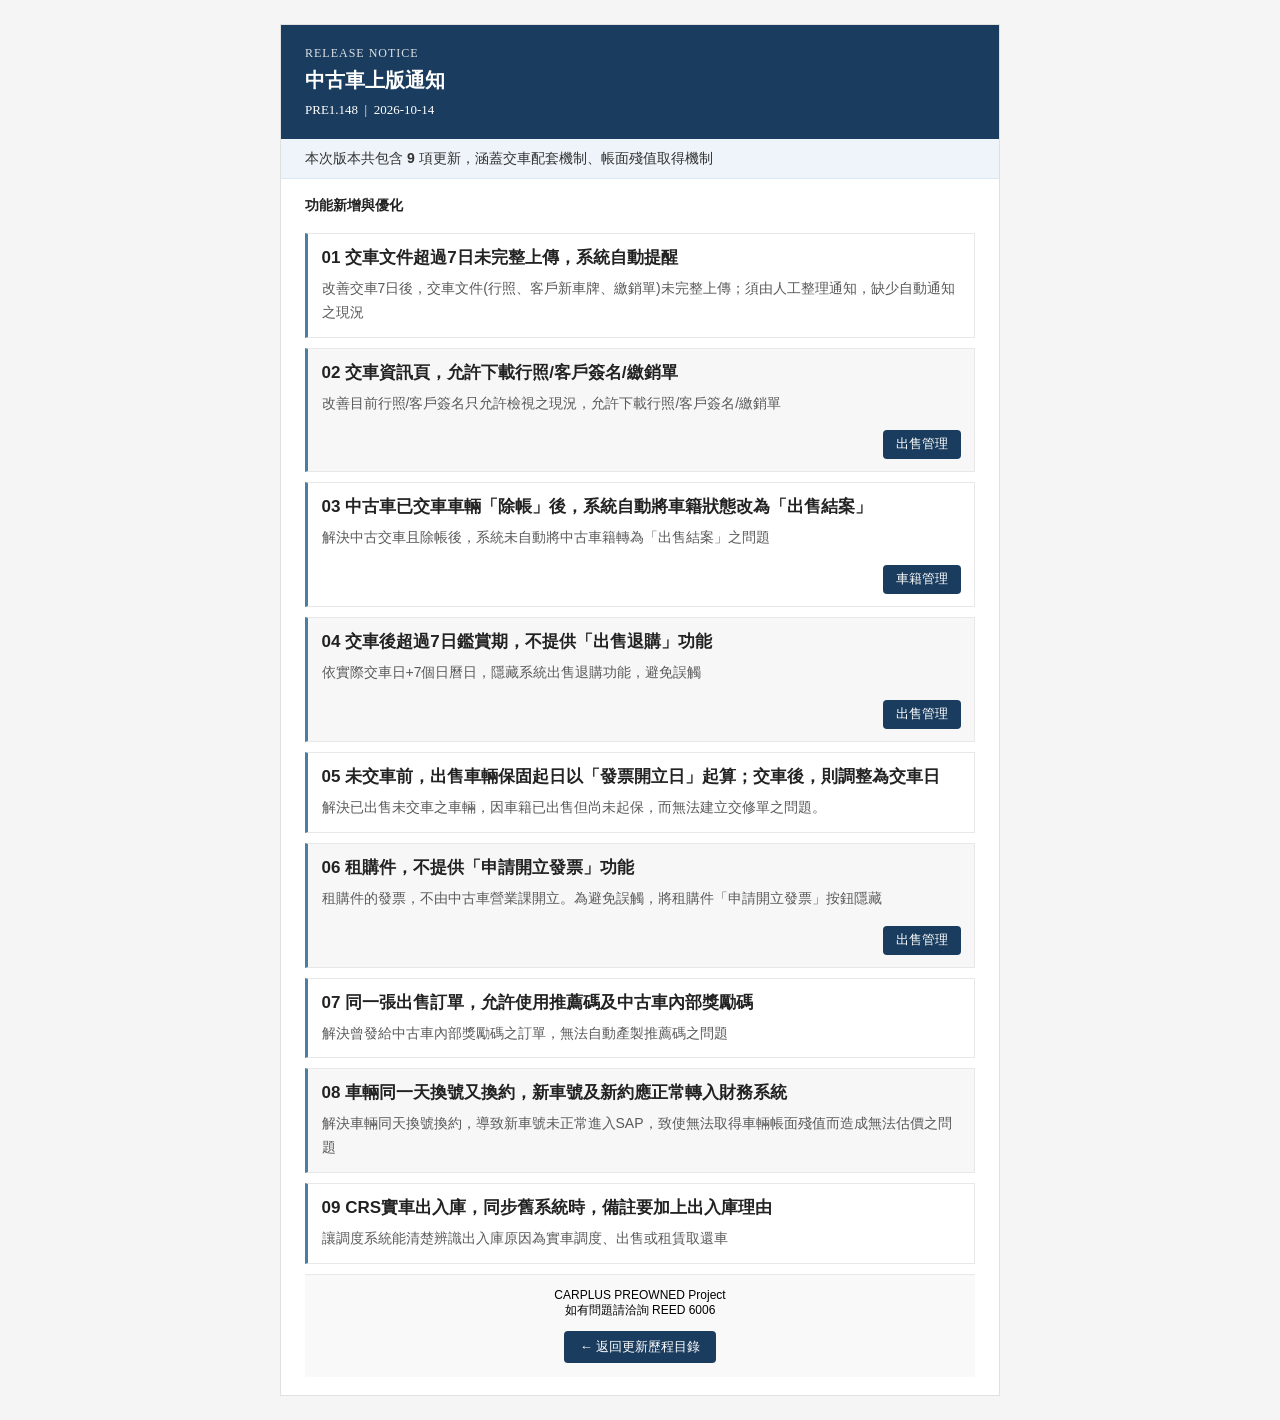
<file: 20261014_preowned.html>
<!DOCTYPE html>
<html lang="zh-Hant-TW">
<head>
<meta charset="UTF-8">
<title>中古車上版通知 PRE1.147</title>
<link rel="stylesheet" href="style.css">
</head>
<body>

<div class="wrap">

  <div class="header">
    <div class="eyebrow">RELEASE NOTICE</div>
    <h1>中古車上版通知</h1>
    <div class="version-line">PRE1.148 &nbsp;|&nbsp; 2026-10-14</div>
  </div>

  <div class="subbar">本次版本共包含 <b>9</b> 項更新，涵蓋交車配套機制、帳面殘值取得機制</div>

  <div class="content">

    <div class="section-title">功能新增與優化</div>
    <div class="card-list">

    <div class="update-card alt">
      <h3>01 交車文件超過7日未完整上傳，系統自動提醒</h3>
      <p>改善交車7日後，交車文件(行照、客戶新車牌、繳銷單)未完整上傳；須由人工整理通知，缺少自動通知之現況</p>
    </div>

    <div class="update-card alt">
      <h3>02 交車資訊頁，允許下載行照/客戶簽名/繳銷單</h3>
      <p>改善目前行照/客戶簽名只允許檢視之現況，允許下載行照/客戶簽名/繳銷單</p>
      <div class="card-actions">
        <a class="card-link" href="https://auto-cms.car-plus.com.tw/performance/sales" target="_blank">出售管理</a>
      </div>
    </div>

    <div class="update-card alt">
      <h3>03 中古車已交車車輛「除帳」後，系統自動將車籍狀態改為「出售結案」</h3>
      <p>解決中古交車且除帳後，系統未自動將中古車籍轉為「出售結案」之問題</p>
      <div class="card-actions">
        <a class="card-link" href="https://auto-cms.car-plus.com.tw/cars" target="_blank">車籍管理</a>
      </div>
    </div>

    <div class="update-card alt">
      <h3>04 交車後超過7日鑑賞期，不提供「出售退購」功能</h3>
      <p>依實際交車日+7個日曆日，隱藏系統出售退購功能，避免誤觸</p>
      <div class="card-actions">
        <a class="card-link" href="https://auto-cms.car-plus.com.tw/performance/sales" target="_blank">出售管理</a>
      </div>
    </div>

    <div class="update-card alt">
      <h3>05 未交車前，出售車輛保固起日以「發票開立日」起算；交車後，則調整為交車日</h3>
      <p>解決已出售未交車之車輛，因車籍已出售但尚未起保，而無法建立交修單之問題。</p>
    </div>

    <div class="update-card alt">
      <h3>06 租購件，不提供「申請開立發票」功能</h3>
      <p>租購件的發票，不由中古車營業課開立。為避免誤觸，將租購件「申請開立發票」按鈕隱藏</p>
      <div class="card-actions">
        <a class="card-link" href="https://auto-cms.car-plus.com.tw/performance/sales" target="_blank">出售管理</a>
      </div>
    </div>

    <div class="update-card alt">
      <h3>07 同一張出售訂單，允許使用推薦碼及中古車內部獎勵碼</h3>
      <p>解決曾發給中古車內部獎勵碼之訂單，無法自動產製推薦碼之問題</p>
    </div>

    <div class="update-card alt">
      <h3>08 車輛同一天換號又換約，新車號及新約應正常轉入財務系統</h3>
      <p>解決車輛同天換號換約，導致新車號未正常進入SAP，致使無法取得車輛帳面殘值而造成無法估價之問題</p>
    </div>

    <div class="update-card alt">
      <h3>09  CRS實車出入庫，同步舊系統時，備註要加上出入庫理由</h3>
      <p>讓調度系統能清楚辨識出入庫原因為實車調度、出售或租賃取還車</p>
    </div>

  </div>

  <div class="footer">
    CARPLUS PREOWNED Project<br>
    如有問題請洽詢 REED 6006
    <div><a class="back-link" href="index.html">← 返回更新歷程目錄</a></div>
  </div>

</div>

</body>
</html>
</file>
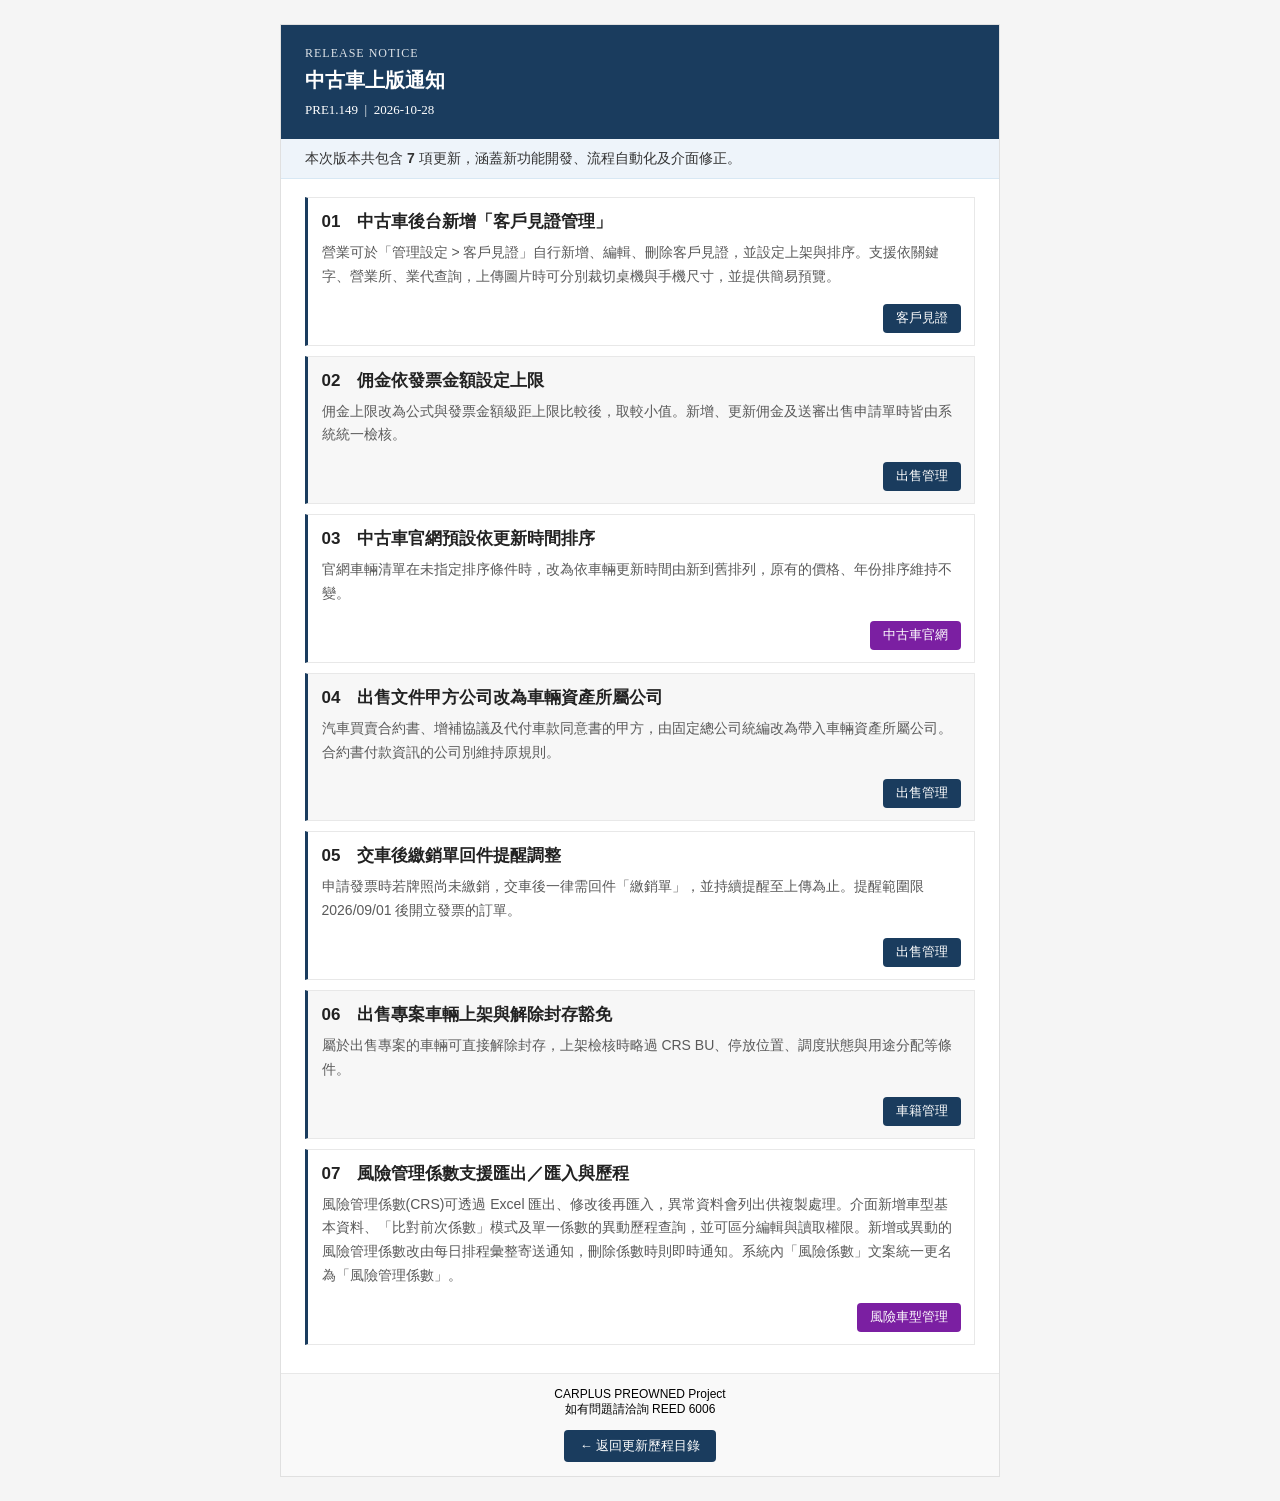
<file: 20261028_preowned.html>
<!DOCTYPE html>
<html lang="zh-Hant-TW">
<head>
<meta charset="UTF-8">
<title>中古車上版通知 PRE1.149</title>
<link rel="stylesheet" href="style.css">
</head>
<body>

<div class="wrap">

  <div class="header">
    <div class="eyebrow">RELEASE NOTICE</div>
    <h1>中古車上版通知</h1>
    <div class="version-line">PRE1.149 &nbsp;|&nbsp; 2026-10-28</div>
  </div>

  <div class="subbar">本次版本共包含 <b>7</b> 項更新，涵蓋新功能開發、流程自動化及介面修正。</div>

  <div class="content">

    <div class="card-list">
    <div class="update-card">
      <h3>01　中古車後台新增「客戶見證管理」</h3>
      <p>營業可於「管理設定 &gt; 客戶見證」自行新增、編輯、刪除客戶見證，並設定上架與排序。支援依關鍵字、營業所、業代查詢，上傳圖片時可分別裁切桌機與手機尺寸，並提供簡易預覽。</p>
      <div class="card-actions">
        <a class="card-link" href="https://auto-cms.car-plus.com.tw/setting/customerReview" target="_blank">客戶見證</a>
      </div>
    </div>

    <div class="update-card">
      <h3>02　佣金依發票金額設定上限</h3>
      <p>佣金上限改為公式與發票金額級距上限比較後，取較小值。新增、更新佣金及送審出售申請單時皆由系統統一檢核。</p>
      <div class="card-actions">
        <a class="card-link" href="https://auto-cms.car-plus.com.tw/performance/sales" target="_blank">出售管理</a>
      </div>
    </div>

    <div class="update-card">
      <h3>03　中古車官網預設依更新時間排序</h3>
      <p>官網車輛清單在未指定排序條件時，改為依車輛更新時間由新到舊排列，原有的價格、年份排序維持不變。</p>
      <div class="card-actions">
        <a class="card-link purple" href="https://www.car-plus.com.tw/preowned/list" target="_blank">中古車官網</a>
      </div>
    </div>

    <div class="update-card">
      <h3>04　出售文件甲方公司改為車輛資產所屬公司</h3>
      <p>汽車買賣合約書、增補協議及代付車款同意書的甲方，由固定總公司統編改為帶入車輛資產所屬公司。合約書付款資訊的公司別維持原規則。</p>
      <div class="card-actions">
        <a class="card-link" href="https://auto-cms.car-plus.com.tw/performance/sales" target="_blank">出售管理</a>
      </div>
    </div>

    <div class="update-card">
      <h3>05　交車後繳銷單回件提醒調整</h3>
      <p>申請發票時若牌照尚未繳銷，交車後一律需回件「繳銷單」，並持續提醒至上傳為止。提醒範圍限 2026/09/01 後開立發票的訂單。</p>
      <div class="card-actions">
        <a class="card-link" href="https://auto-cms.car-plus.com.tw/performance/sales" target="_blank">出售管理</a>
      </div>
    </div>

    <div class="update-card">
      <h3>06　出售專案車輛上架與解除封存豁免</h3>
      <p>屬於出售專案的車輛可直接解除封存，上架檢核時略過 CRS BU、停放位置、調度狀態與用途分配等條件。</p>
      <div class="card-actions">
        <a class="card-link" href="https://auto-cms.beta.car-plus.cool/cars" target="_blank">車籍管理</a>
      </div>
    </div>

    <div class="update-card">
      <h3>07　風險管理係數支援匯出／匯入與歷程</h3>
      <p>風險管理係數(CRS)可透過 Excel 匯出、修改後再匯入，異常資料會列出供複製處理。介面新增車型基本資料、「比對前次係數」模式及單一係數的異動歷程查詢，並可區分編輯與讀取權限。新增或異動的風險管理係數改由每日排程彙整寄送通知，刪除係數時則即時通知。系統內「風險係數」文案統一更名為「風險管理係數」。</p>
      <div class="card-actions">
        <a class="card-link purple" href="https://lrental.car-plus.com.tw/carmanager/skybook/riskCarModel" target="_blank">風險車型管理</a>
      </div>
    </div>
    </div>

  </div>

  <div class="footer">
    CARPLUS PREOWNED Project<br>
    如有問題請洽詢 REED 6006
    <div><a class="back-link" href="index.html">← 返回更新歷程目錄</a></div>
  </div>

</div>

</body>
</html>
</file>
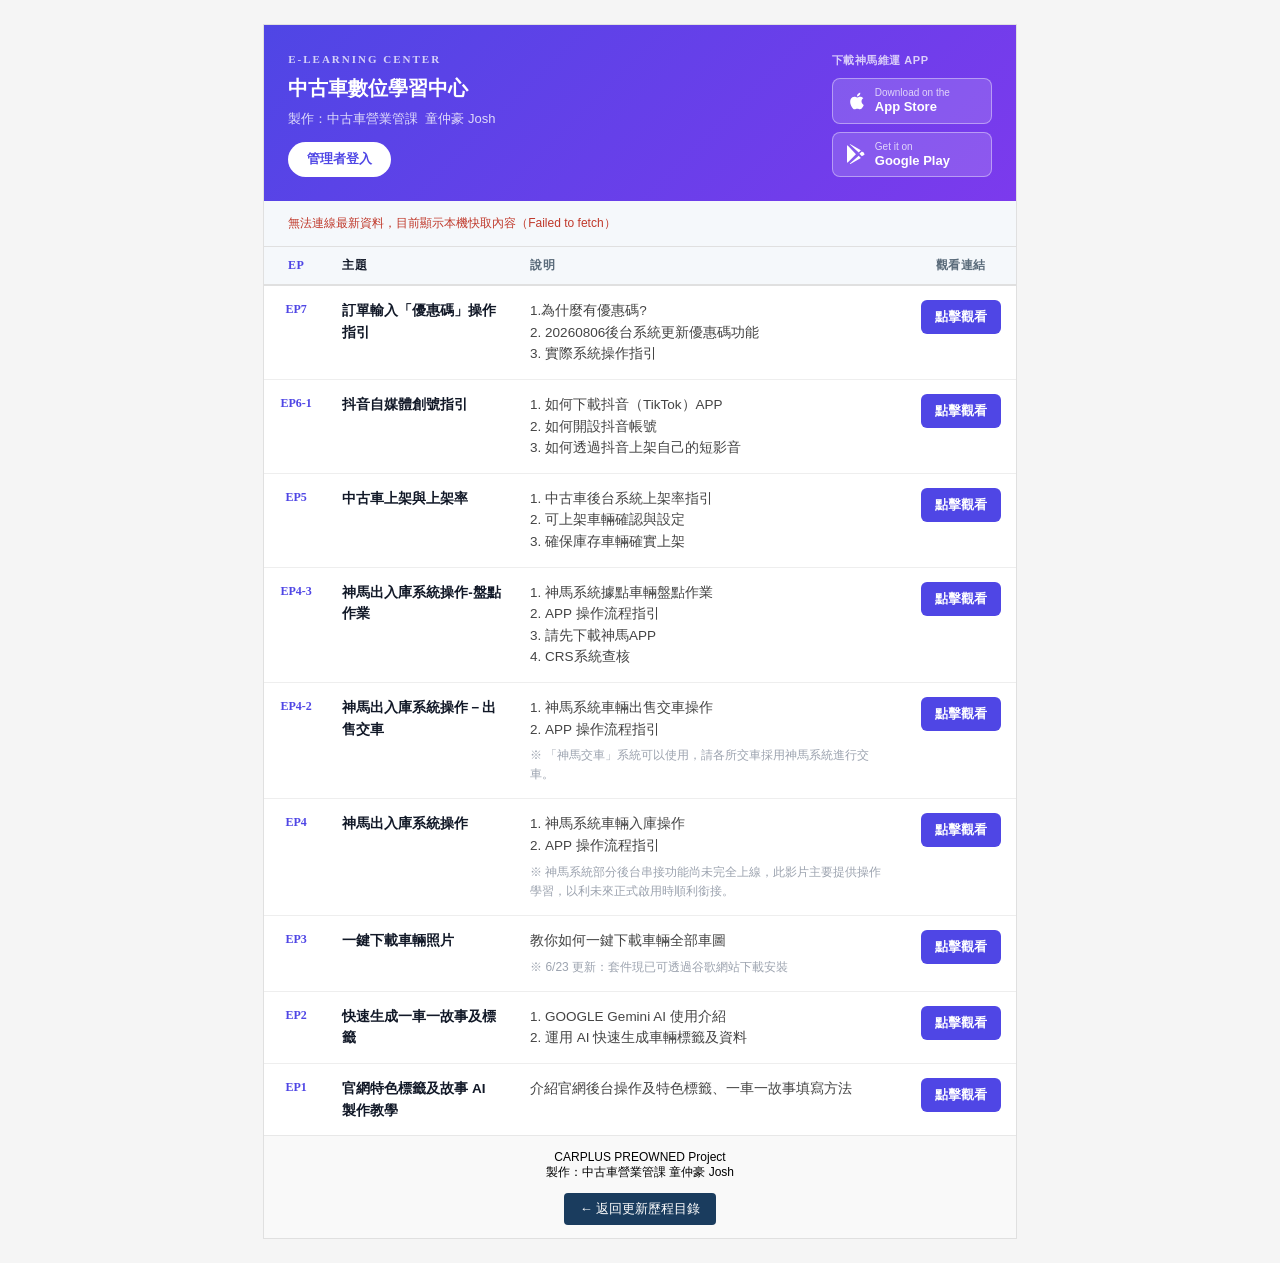
<file: elearning.html>
<!DOCTYPE html>
<html lang="zh-Hant-TW">

<head>
  <meta charset="UTF-8">
  <meta name="viewport" content="width=device-width, initial-scale=1">
  <title>中古車數位學習中心</title>
  <link rel="stylesheet" href="style.css">
  <style>
    /* ---- E-learning 頁：管理功能（僅此頁使用） ---- */
    .admin-bar{
      display:flex;
      align-items:center;
      justify-content:space-between;
      padding:14px 24px;
      background:#F5F8FB;
      border-bottom:1px solid var(--border);
    }
    .admin-bar-left{
      font-size:12px;
      color:var(--text-label);
    }
    .admin-bar-left.is-on{
      color:var(--indigo);
      font-weight:700;
    }
    .admin-bar-right{
      display:flex;
      gap:8px;
    }
    .admin-btn{
      display:inline-block;
      padding:8px 16px;
      border-radius:6px;
      font-size:12.5px;
      font-weight:600;
      border:1px solid var(--border);
      background:#fff;
      color:var(--text);
      cursor:pointer;
      transition:background 0.15s;
    }
    .admin-btn:hover{ background:var(--row-hover); }
    .admin-btn-primary{
      background:var(--indigo);
      color:#fff;
      border-color:var(--indigo);
    }
    .admin-btn-primary:hover{ background:var(--indigo-dark); }
    .admin-btn-outline{
      background:#fff;
      color:var(--indigo);
      border-color:var(--indigo);
    }
    .col-title-link{
      color:inherit;
      text-decoration:none;
    }
    .admin-only{ display:none !important; }
    body.is-admin .admin-only{ display:inline-block !important; }
    body.is-admin td.admin-only,
    body.is-admin th.admin-only{ display:table-cell !important; }

    /* ---- 標題區：管理者登入/登出（放在大標題下方） ---- */
    .elearning-header{ transition:background 0.2s; }
    .header-admin-controls{
      margin-top:14px;
    }
    .header-admin-btn{
      display:inline-block;
      padding:8px 18px;
      border-radius:20px;
      font-size:12.5px;
      font-weight:700;
      cursor:pointer;
      border:1px solid rgba(255,255,255,0.6);
      background:#fff;
      color:var(--indigo);
      transition:opacity 0.15s;
    }
    .header-admin-btn:hover{ opacity:0.9; }
    .header-admin-btn.is-logged-in{
      background:rgba(0,0,0,0.18);
      color:#fff;
      border-color:rgba(255,255,255,0.7);
    }
    body.is-admin .elearning-header{
      background:linear-gradient(135deg, var(--purple) 0%, var(--indigo-deep) 100%);
    }
    body.is-admin .header-admin-btn:not(.is-logged-in){
      color:var(--purple);
    }

    /* ---- 剛新增/編輯過的列（僅本次管理者工作階段、重整頁面即恢復） ---- */
    body.is-admin .ep-table tr.row-highlight td{
      background:#FFF7E0;
    }
    body.is-admin .ep-table tr.row-highlight:hover td{
      background:#FFF0C2;
    }

    /* ---- Toast 提示 ---- */
    .toast{
      position:fixed;
      left:50%;
      bottom:28px;
      transform:translateX(-50%) translateY(20px);
      background:#1f2937;
      color:#fff;
      padding:11px 22px;
      border-radius:8px;
      font-size:13.5px;
      box-shadow:0 6px 20px rgba(0,0,0,0.25);
      opacity:0;
      pointer-events:none;
      transition:opacity 0.2s, transform 0.2s;
      z-index:2000;
    }
    .toast.show{
      opacity:1;
      transform:translateX(-50%) translateY(0);
    }
    .toast.error{ background:#C0392B; }

    /* ---- 手機版：卡片式列表，只保留主標題、EP、主題（點卡片跳轉影片） ---- */
    @media (max-width: 700px){
      .wrap-wide{ width:100%; min-width:0; border:none; }
      body{ padding:0; background:var(--bg); }
      .header-admin-controls,
      .admin-bar,
      .ep-table thead,
      .ep-table .col-desc,
      .ep-table .col-link,
      .ep-table .col-action{
        display:none !important;
      }
      .elearning-header-inner{ display:block; }
      .elearning-header{ padding:24px 20px 22px; }

      .elearning-header-apps{
        flex-direction:row;
        flex-wrap:wrap;
        align-items:stretch;
        gap:8px;
        margin-top:18px;
      }
      .app-download-label{
        width:100%;
      }
      .elearning-header-apps .app-store-badge{
        width:auto;
        flex:1 1 140px;
        justify-content:center;
      }

      .content{ padding:16px !important; background:var(--bg); }

      .ep-table,
      .ep-table tbody{
        display:block;
        width:100%;
      }
      .ep-table tr{
        display:flex;
        align-items:center;
        gap:12px;
        position:relative;
        background:#fff;
        border:1px solid var(--border-light);
        border-radius:14px;
        padding:16px 40px 16px 16px;
        margin-bottom:12px;
        box-shadow:0 1px 3px rgba(16,24,40,0.06);
        transition:box-shadow 0.15s, transform 0.1s;
      }
      .ep-table tr:last-child{ margin-bottom:0; }
      .ep-table tr:active{
        transform:scale(0.98);
        box-shadow:0 1px 2px rgba(16,24,40,0.05);
      }
      .ep-table tr::before{
        content:'';
        position:absolute;
        right:18px;
        top:50%;
        width:8px;
        height:8px;
        border-right:2px solid #C7CFDA;
        border-bottom:2px solid #C7CFDA;
        transform:translateY(-50%) rotate(-45deg);
      }
      .ep-table td{
        display:block;
        padding:0;
        border:none;
        vertical-align:middle;
      }
      .ep-table .col-ep{
        flex:0 0 auto;
        width:auto;
        min-width:50px;
        text-align:center;
        background:var(--panel-bg);
        color:var(--indigo);
        font-family:var(--font-en);
        font-weight:700;
        font-size:12px;
        padding:7px 9px;
        border-radius:8px;
        white-space:nowrap;
      }
      .ep-table .col-title{
        flex:1 1 auto;
        min-width:0;
        font-weight:700;
        font-size:14.5px;
        color:#111827;
        line-height:1.5;
      }
      .col-title-link{
        color:inherit;
        text-decoration:none;
      }
      .col-title-link::after{
        content:'';
        position:absolute;
        inset:0;
      }
      .footer{ border-top:none; }
    }

    .ep-table .col-action{
      width:120px;
      text-align:center;
      white-space:nowrap;
    }
    .action-btn{
      display:inline-block;
      padding:5px 10px;
      border-radius:5px;
      font-size:12px;
      font-weight:600;
      border:none;
      cursor:pointer;
      margin:2px;
    }
    .action-btn-edit{
      background:var(--panel-bg);
      color:var(--navy);
    }
    .action-btn-edit:hover{ background:var(--panel-border); }
    .action-btn-delete{
      background:#FDECEC;
      color:#C0392B;
    }
    .action-btn-delete:hover{ background:#FBD5D5; }

    /* ---- Modal ---- */
    .modal-overlay{
      display:none;
      position:fixed;
      inset:0;
      background:rgba(0,0,0,0.45);
      align-items:center;
      justify-content:center;
      z-index:1000;
      padding:16px;
    }
    .modal-overlay.open{ display:flex; }
    .modal-box{
      background:#fff;
      width:100%;
      max-width:480px;
      border-radius:10px;
      overflow:hidden;
      box-shadow:0 10px 40px rgba(0,0,0,0.25);
    }
    .modal-header{
      background:linear-gradient(135deg, var(--indigo) 0%, var(--indigo-deep) 100%);
      color:#fff;
      padding:16px 20px;
      font-size:15px;
      font-weight:700;
    }
    .modal-body{
      padding:20px;
    }
    .modal-body p.modal-msg{
      font-size:14px;
      line-height:1.7;
      color:var(--text-muted);
      margin:0;
    }
    .form-row{
      margin-bottom:14px;
    }
    .form-row label{
      display:block;
      font-size:12.5px;
      font-weight:700;
      color:var(--text-label);
      margin-bottom:6px;
    }
    .form-row input[type=text],
    .form-row input[type=password],
    .form-row input[type=url],
    .form-row textarea{
      width:100%;
      padding:9px 11px;
      border:1px solid var(--border);
      border-radius:6px;
      font-size:13.5px;
      font-family:var(--font-zh);
      box-sizing:border-box;
    }
    .form-row textarea{
      min-height:90px;
      resize:vertical;
      line-height:1.6;
    }
    .form-row textarea#editNote{
      min-height:50px;
    }
    .form-hint{
      font-size:11.5px;
      color:#9ca3af;
      margin-top:4px;
    }
    .form-error{
      font-size:12.5px;
      color:#C0392B;
      margin-top:8px;
      min-height:16px;
    }
    .modal-footer{
      display:flex;
      justify-content:flex-end;
      gap:8px;
      padding:14px 20px;
      background:#FAFAFA;
      border-top:1px solid var(--border-light);
    }
  </style>
</head>

<body>
  <div class="wrap-wide">

    <div class="elearning-header">
      <div class="elearning-header-inner">
        <div class="elearning-header-text">
          <div class="eyebrow">E-LEARNING CENTER</div>
          <h1>中古車數位學習中心</h1>
          <div class="author">製作：中古車營業管課 &nbsp;童仲豪 Josh</div>
          <div class="header-admin-controls">
            <button type="button" class="header-admin-btn" id="btnAdminLogin">管理者登入</button>
            <button type="button" class="header-admin-btn is-logged-in admin-only" id="btnAdminLogout">登出管理模式</button>
          </div>
        </div>
        <div class="elearning-header-apps">
          <div class="app-download-label">下載神馬維運 APP</div>
          <a class="app-store-badge"
            href="https://apps.apple.com/tw/app/%E7%A5%9E%E9%A6%AC%E7%B6%AD%E9%81%8B/id6443620327" target="_blank">
            <svg width="20" height="20" viewBox="0 0 24 24" fill="currentColor">
              <path
                d="M18.71 19.5c-.83 1.24-1.71 2.45-3.05 2.47-1.34.03-1.77-.79-3.29-.79-1.53 0-2 .77-3.27.82-1.31.05-2.3-1.32-3.14-2.53C4.25 17 2.94 12.45 4.7 9.39c.87-1.52 2.43-2.48 4.12-2.51 1.28-.02 2.5.87 3.29.87.78 0 2.26-1.07 3.8-.91.65.03 2.47.26 3.64 1.98-.09.06-2.17 1.28-2.15 3.81.03 3.02 2.65 4.03 2.68 4.04-.03.07-.42 1.44-1.38 2.83M13 3.5c.73-.83 1.94-1.46 2.94-1.5.13 1.17-.34 2.35-1.04 3.19-.69.85-1.83 1.51-2.95 1.42-.15-1.15.41-2.35 1.05-3.11z" />
            </svg>
            <span class="badge-label">
              <span class="badge-sub">Download on the</span>
              <span class="badge-main">App Store</span>
            </span>
          </a>
          <a class="app-store-badge"
            href="https://play.google.com/store/apps/details?id=com.carplus.ops2go&hl=zh_TW&pli=1" target="_blank">
            <svg width="20" height="20" viewBox="0 0 24 24" fill="currentColor">
              <path
                d="M3.18 23.76c.3.17.64.22.98.15l12.5-7.21-2.61-2.61-10.87 9.67zM.5 1.47C.19 1.79 0 2.28 0 2.91v18.18c0 .63.19 1.12.5 1.44l.08.07 10.18-10.18v-.24L.58 1.4.5 1.47zM20.43 10.37l-2.62-1.52-2.93 2.93 2.93 2.94 2.64-1.52c.75-.44.75-1.39-.02-1.83zM4.16.24L16.66 7.45l-2.61 2.61L3.18.39C3.52.32 3.87.37 4.16.24z" />
            </svg>
            <span class="badge-label">
              <span class="badge-sub">Get it on</span>
              <span class="badge-main">Google Play</span>
            </span>
          </a>
        </div>
      </div>
    </div>

    <div class="admin-bar">
      <div class="admin-bar-left" id="adminStatus">目前為一般瀏覽模式</div>
      <div class="admin-bar-right">
        <button type="button" class="admin-btn admin-only" id="btnAddEpisode">＋ 新增條目</button>
      </div>
    </div>

    <div class="content" style="padding:0;">
      <table class="ep-table">
        <thead>
          <tr>
            <th class="col-ep">EP</th>
            <th class="col-title">主題</th>
            <th class="col-desc">說明</th>
            <th class="col-link">觀看連結</th>
            <th class="col-action admin-only">操作</th>
          </tr>
        </thead>
        <tbody id="episodeTbody">
        </tbody>
      </table>
    </div>

    <div class="footer">
      CARPLUS PREOWNED Project<br>
      製作：中古車營業管課 童仲豪 Josh
      <div><a class="back-link" href="index.html">← 返回更新歷程目錄</a></div>
    </div>

  </div>

  <div class="toast" id="toast"></div>

  <!-- 登入 Modal -->
  <div class="modal-overlay" id="loginModal">
    <div class="modal-box">
      <div class="modal-header">管理者登入</div>
      <div class="modal-body">
        <div class="form-row">
          <label for="loginUser">帳號</label>
          <input type="text" id="loginUser" autocomplete="off">
        </div>
        <div class="form-row">
          <label for="loginPass">密碼</label>
          <input type="password" id="loginPass" autocomplete="off">
        </div>
        <div class="form-error" id="loginError"></div>
      </div>
      <div class="modal-footer">
        <button type="button" class="admin-btn" id="loginCancelBtn">取消</button>
        <button type="button" class="admin-btn admin-btn-primary" id="loginSubmitBtn">登入</button>
      </div>
    </div>
  </div>

  <!-- 新增/編輯 Modal -->
  <div class="modal-overlay" id="editModal">
    <div class="modal-box">
      <div class="modal-header" id="editModalTitle">編輯條目</div>
      <div class="modal-body">
        <div class="form-row">
          <label for="editEp">EP</label>
          <input type="text" id="editEp">
        </div>
        <div class="form-row">
          <label for="editTitle">主題</label>
          <input type="text" id="editTitle">
        </div>
        <div class="form-row">
          <label for="editDesc">說明</label>
          <textarea id="editDesc" placeholder="可用 Enter 換行"></textarea>
          <div class="form-hint">換行會保留在儲存後的內容中</div>
        </div>
        <div class="form-row">
          <label for="editNote">提醒／備註（非必填）</label>
          <textarea id="editNote" placeholder="會以醒目樣式獨立顯示，例如系統限制或注意事項"></textarea>
        </div>
        <div class="form-row">
          <label for="editLink">觀看連結</label>
          <input type="url" id="editLink" placeholder="https://...">
        </div>
        <div class="form-error" id="editError"></div>
      </div>
      <div class="modal-footer">
        <button type="button" class="admin-btn" id="editCancelBtn">取消</button>
        <button type="button" class="admin-btn admin-btn-primary" id="editSaveBtn">儲存</button>
      </div>
    </div>
  </div>

  <!-- 刪除確認 Modal -->
  <div class="modal-overlay" id="deleteModal">
    <div class="modal-box">
      <div class="modal-header">刪除確認</div>
      <div class="modal-body">
        <p class="modal-msg" id="deleteMsg"></p>
        <div class="form-error" id="deleteError"></div>
      </div>
      <div class="modal-footer">
        <button type="button" class="admin-btn" id="deleteCancelBtn">取消</button>
        <button type="button" class="admin-btn action-btn-delete" style="padding:8px 16px;" id="deleteConfirmBtn">確定刪除</button>
      </div>
    </div>
  </div>

  <script>
    (function () {
      var ADMIN_USER = 'CARPLUS';
      var ADMIN_PASS = '12208883';
      var STORAGE_KEY = 'elearning_episodes_v1';
      // 部署 Worker 後，把下面這行換成你的 Worker 網址（結尾為 /api/episodes）
      var WORKER_API_URL = 'https://preowned-elearning-api.tsungkailu.workers.dev/api/episodes';

      var defaultEpisodes = [
        {
          ep: 'EP7',
          title: '訂單輸入「優惠碼」操作指引',
          desc: '1.為什麼有優惠碼?\n2. 20260806後台系統更新優惠碼功能\n3. 實際系統操作指引',
          link: 'https://youtu.be/fxddSa9qD8s'
        },
        {
          ep: 'EP6-1',
          title: '抖音自媒體創號指引',
          desc: '1. 如何下載抖音（TikTok）APP\n2. 如何開設抖音帳號\n3. 如何透過抖音上架自己的短影音',
          link: 'https://youtube.com/shorts/8upSG53vjLI?feature=share'
        },
        {
          ep: 'EP5',
          title: '中古車上架與上架率',
          desc: '1. 中古車後台系統上架率指引\n2. 可上架車輛確認與設定\n3. 確保庫存車輛確實上架',
          link: 'https://youtu.be/u-ulsOAhJiA'
        },
        {
          ep: 'EP4-3',
          title: '神馬出入庫系統操作-盤點作業',
          desc: '1. 神馬系統據點車輛盤點作業\n2. APP 操作流程指引\n3. 請先下載神馬APP\n4. CRS系統查核',
          link: 'https://youtu.be/Z8-AcTxR3-Y'
        },
        {
          ep: 'EP4-2',
          title: '神馬出入庫系統操作－出售交車',
          desc: '1. 神馬系統車輛出售交車操作\n2. APP 操作流程指引',
          note: '「神馬交車」系統可以使用，請各所交車採用神馬系統進行交車。',
          link: 'https://youtu.be/9BO7wuaZGu4'
        },
        {
          ep: 'EP4',
          title: '神馬出入庫系統操作',
          desc: '1. 神馬系統車輛入庫操作\n2. APP 操作流程指引',
          note: '神馬系統部分後台串接功能尚未完全上線，此影片主要提供操作學習，以利未來正式啟用時順利銜接。',
          link: 'https://youtu.be/auewAQmX53w'
        },
        {
          ep: 'EP3',
          title: '一鍵下載車輛照片',
          desc: '教你如何一鍵下載車輛全部車圖',
          note: '6/23 更新：套件現已可透過谷歌網站下載安裝',
          link: 'https://youtu.be/Ee8jkF6x3-U'
        },
        {
          ep: 'EP2',
          title: '快速生成一車一故事及標籤',
          desc: '1. GOOGLE Gemini AI 使用介紹\n2. 運用 AI 快速生成車輛標籤及資料',
          link: 'https://youtube.com/shorts/3K5WMjgXdIE'
        },
        {
          ep: 'EP1',
          title: '官網特色標籤及故事 AI 製作教學',
          desc: '介紹官網後台操作及特色標籤、一車一故事填寫方法',
          link: 'https://youtu.be/TmQIpou7hP4'
        }
      ];

      var episodes = loadCachedEpisodes();
      var isAdmin = sessionStorage.getItem('elearning_admin') === '1';
      var adminUser = sessionStorage.getItem('elearning_admin_user') || '';
      var adminPass = sessionStorage.getItem('elearning_admin_pass') || '';
      var editIndex = -1; // -1 = 新增模式
      var deleteIndex = -1;
      var highlightFlags = episodes.map(function () { return false; });
      var toastTimer = null;

      function loadCachedEpisodes() {
        try {
          var raw = localStorage.getItem(STORAGE_KEY);
          if (raw) return JSON.parse(raw);
        } catch (e) { /* ignore corrupt storage */ }
        return defaultEpisodes.slice();
      }

      function cacheEpisodes() {
        localStorage.setItem(STORAGE_KEY, JSON.stringify(episodes));
      }

      function setSyncStatus(text, isError) {
        var el = document.getElementById('adminStatus');
        if (isAdmin) return; // 管理模式下 updateAdminUI 會覆蓋文字，避免衝突
        el.textContent = text;
        el.classList.toggle('is-on', false);
        el.style.color = isError ? '#C0392B' : '';
      }

      function showToast(text, isError) {
        var el = document.getElementById('toast');
        el.textContent = text;
        el.classList.toggle('error', !!isError);
        el.classList.add('show');
        if (toastTimer) clearTimeout(toastTimer);
        toastTimer = setTimeout(function () {
          el.classList.remove('show');
        }, 2600);
      }

      function fetchEpisodesFromServer() {
        return fetch(WORKER_API_URL, { method: 'GET' })
          .then(function (res) {
            if (!res.ok) throw new Error('HTTP ' + res.status);
            return res.json();
          })
          .then(function (data) {
            episodes = data.episodes;
            highlightFlags = episodes.map(function () { return false; });
            cacheEpisodes();
            render();
            setSyncStatus('目前為一般瀏覽模式（資料已同步 GitHub）', false);
          })
          .catch(function (err) {
            render();
            setSyncStatus('無法連線最新資料，目前顯示本機快取內容（' + err.message + '）', true);
          });
      }

      function postEpisodesToServer(nextEpisodes) {
        return fetch(WORKER_API_URL, {
          method: 'POST',
          headers: { 'Content-Type': 'application/json' },
          body: JSON.stringify({ user: adminUser, pass: adminPass, episodes: nextEpisodes })
        }).then(function (res) {
          return res.json().then(function (data) {
            if (!res.ok) {
              var err = new Error(data && data.error ? data.error : ('HTTP ' + res.status));
              throw err;
            }
            return data;
          });
        });
      }

      function escapeHtml(str) {
        return String(str)
          .replace(/&/g, '&amp;')
          .replace(/</g, '&lt;')
          .replace(/>/g, '&gt;')
          .replace(/"/g, '&quot;');
      }

      function descToHtml(desc) {
        var lines = String(desc || '').split('\n');
        return lines.map(function (line) {
          return escapeHtml(line);
        }).join('<br>');
      }

      function noteToHtml(note) {
        var trimmed = String(note || '').trim();
        if (!trimmed) return '';
        return '<span class="ep-note">※ ' + escapeHtml(trimmed) + '</span>';
      }

      function maxEpNumber() {
        var max = 0;
        episodes.forEach(function (item) {
          var m = /^EP(\d+)/i.exec(item.ep || '');
          if (m) {
            var n = parseInt(m[1], 10);
            if (n > max) max = n;
          }
        });
        return max;
      }

      function render() {
        var tbody = document.getElementById('episodeTbody');
        tbody.innerHTML = '';
        episodes.forEach(function (item, idx) {
          var tr = document.createElement('tr');
          if (highlightFlags[idx]) tr.className = 'row-highlight';
          tr.innerHTML =
            '<td class="col-ep">' + escapeHtml(item.ep) + '</td>' +
            '<td class="col-title"><a class="col-title-link" href="' + escapeHtml(item.link) + '" target="_blank">' + escapeHtml(item.title) + '</a></td>' +
            '<td class="col-desc">' + descToHtml(item.desc) + (item.note ? '<br>' + noteToHtml(item.note) : '') + '</td>' +
            '<td class="col-link"><a class="ep-btn" href="' + escapeHtml(item.link) + '" target="_blank">點擊觀看</a></td>' +
            '<td class="col-action admin-only">' +
              '<button type="button" class="action-btn action-btn-edit" data-action="edit" data-index="' + idx + '">編輯</button>' +
              '<button type="button" class="action-btn action-btn-delete" data-action="delete" data-index="' + idx + '">刪除</button>' +
            '</td>';
          tbody.appendChild(tr);
        });
      }

      function updateAdminUI() {
        document.body.classList.toggle('is-admin', isAdmin);
        var statusEl = document.getElementById('adminStatus');
        statusEl.textContent = isAdmin ? '目前為管理者模式，可編輯 / 新增 / 刪除條目' : '目前為一般瀏覽模式';
        statusEl.classList.toggle('is-on', isAdmin);
        statusEl.style.color = '';
        document.getElementById('btnAdminLogin').style.display = isAdmin ? 'none' : 'inline-block';
      }

      // ---- Modal 工具 ----
      function openModal(id) { document.getElementById(id).classList.add('open'); }
      function closeModal(id) { document.getElementById(id).classList.remove('open'); }

      // ---- 登入 ----
      document.getElementById('btnAdminLogin').addEventListener('click', function () {
        document.getElementById('loginUser').value = '';
        document.getElementById('loginPass').value = '';
        document.getElementById('loginError').textContent = '';
        openModal('loginModal');
      });
      document.getElementById('loginCancelBtn').addEventListener('click', function () {
        closeModal('loginModal');
      });
      document.getElementById('loginSubmitBtn').addEventListener('click', function () {
        var user = document.getElementById('loginUser').value.trim();
        var pass = document.getElementById('loginPass').value;
        if (user === ADMIN_USER && pass === ADMIN_PASS) {
          isAdmin = true;
          adminUser = user;
          adminPass = pass;
          sessionStorage.setItem('elearning_admin', '1');
          sessionStorage.setItem('elearning_admin_user', user);
          sessionStorage.setItem('elearning_admin_pass', pass);
          updateAdminUI();
          closeModal('loginModal');
        } else {
          document.getElementById('loginError').textContent = '帳號或密碼錯誤';
        }
      });
      document.getElementById('btnAdminLogout').addEventListener('click', function () {
        isAdmin = false;
        adminUser = '';
        adminPass = '';
        sessionStorage.removeItem('elearning_admin');
        sessionStorage.removeItem('elearning_admin_user');
        sessionStorage.removeItem('elearning_admin_pass');
        updateAdminUI();
      });

      // ---- 新增/編輯 ----
      document.getElementById('btnAddEpisode').addEventListener('click', function () {
        editIndex = -1;
        document.getElementById('editModalTitle').textContent = '新增條目';
        document.getElementById('editEp').value = 'EP' + (maxEpNumber() + 1);
        document.getElementById('editTitle').value = '';
        document.getElementById('editDesc').value = '';
        document.getElementById('editNote').value = '';
        document.getElementById('editLink').value = '';
        document.getElementById('editError').textContent = '';
        openModal('editModal');
      });

      document.getElementById('episodeTbody').addEventListener('click', function (e) {
        var btn = e.target.closest('button[data-action]');
        if (!btn) return;
        var idx = parseInt(btn.getAttribute('data-index'), 10);
        var action = btn.getAttribute('data-action');
        if (action === 'edit') {
          editIndex = idx;
          var item = episodes[idx];
          document.getElementById('editModalTitle').textContent = '編輯條目';
          document.getElementById('editEp').value = item.ep;
          document.getElementById('editTitle').value = item.title;
          document.getElementById('editDesc').value = item.desc;
          document.getElementById('editNote').value = item.note || '';
          document.getElementById('editLink').value = item.link;
          document.getElementById('editError').textContent = '';
          openModal('editModal');
        } else if (action === 'delete') {
          deleteIndex = idx;
          var target = episodes[idx];
          document.getElementById('deleteMsg').textContent =
            '確定要刪除「' + target.ep + '：' + target.title + '」嗎？此動作無法復原。';
          openModal('deleteModal');
        }
      });

      document.getElementById('editCancelBtn').addEventListener('click', function () {
        closeModal('editModal');
      });

      document.getElementById('editSaveBtn').addEventListener('click', function () {
        var ep = document.getElementById('editEp').value.trim();
        var title = document.getElementById('editTitle').value.trim();
        var desc = document.getElementById('editDesc').value.trim();
        var note = document.getElementById('editNote').value.trim();
        var link = document.getElementById('editLink').value.trim();

        if (!ep || !title || !desc || !link) {
          document.getElementById('editError').textContent = 'EP、主題、說明、觀看連結為必填欄位（提醒／備註非必填）';
          return;
        }

        var record = { ep: ep, title: title, desc: desc, note: note, link: link };
        var nextEpisodes = episodes.slice();
        var isAdd = editIndex === -1;
        var highlightIndex = isAdd ? 0 : editIndex;
        if (isAdd) {
          nextEpisodes.unshift(record);
        } else {
          nextEpisodes[editIndex] = record;
        }

        var saveBtn = document.getElementById('editSaveBtn');
        saveBtn.disabled = true;
        saveBtn.textContent = '儲存中...';
        document.getElementById('editError').textContent = '';

        postEpisodesToServer(nextEpisodes)
          .then(function (data) {
            episodes = data.episodes;
            if (isAdd) {
              highlightFlags.unshift(true);
            } else {
              highlightFlags[highlightIndex] = true;
            }
            cacheEpisodes();
            render();
            closeModal('editModal');
            showToast(isAdd ? '已新增條目 ' + record.ep : '已更新條目 ' + record.ep, false);
          })
          .catch(function (err) {
            document.getElementById('editError').textContent = '儲存失敗，請確認 Worker 網址與連線狀態（' + err.message + '）';
          })
          .finally(function () {
            saveBtn.disabled = false;
            saveBtn.textContent = '儲存';
          });
      });

      document.getElementById('deleteCancelBtn').addEventListener('click', function () {
        closeModal('deleteModal');
      });
      document.getElementById('deleteConfirmBtn').addEventListener('click', function () {
        if (deleteIndex > -1) {
          var removedEp = episodes[deleteIndex].ep;
          var nextEpisodes = episodes.slice();
          nextEpisodes.splice(deleteIndex, 1);
          var removedAt = deleteIndex;

          var confirmBtn = document.getElementById('deleteConfirmBtn');
          confirmBtn.disabled = true;
          confirmBtn.textContent = '刪除中...';
          document.getElementById('deleteError').textContent = '';

          postEpisodesToServer(nextEpisodes)
            .then(function (data) {
              episodes = data.episodes;
              highlightFlags.splice(removedAt, 1);
              cacheEpisodes();
              render();
              deleteIndex = -1;
              closeModal('deleteModal');
              showToast('已刪除條目 ' + removedEp, false);
            })
            .catch(function (err) {
              document.getElementById('deleteError').textContent = '刪除失敗，請確認 Worker 網址與連線狀態（' + err.message + '）';
            })
            .finally(function () {
              confirmBtn.disabled = false;
              confirmBtn.textContent = '確定刪除';
            });
          return;
        }
        closeModal('deleteModal');
      });

      // 點擊遮罩關閉：登入/刪除確認可點外部關閉；新增/編輯內容較多，避免誤觸遺失輸入，僅能按取消或成功送出才會關閉
      ['loginModal', 'deleteModal'].forEach(function (id) {
        document.getElementById(id).addEventListener('click', function (e) {
          if (e.target === e.currentTarget) closeModal(id);
        });
      });

      render();
      updateAdminUI();
      fetchEpisodesFromServer();
    })();
  </script>

</body>

</html>
</file>
<file: style.css>
/* =========================================================
   CARPLUS PREOWNED · 更新歷程系統 共用樣式
   供 index.html、每版更新明細頁（YYYYMMDD_preowned.html）
   及 elearning.html 共用
   ========================================================= */

:root{
  --navy:#1A3C5E;
  --navy-light:#4A7FA5;
  --purple:#7B1FA2;
  --indigo:#4f46e5;
  --indigo-dark:#4338ca;
  --indigo-deep:#7c3aed;
  --bg:whitesmoke;
  --panel-bg:#EEF4FA;
  --panel-border:#D8E8F4;
  --border:#E0E0E0;
  --border-light:#EEEEEE;
  --border-faint:#E8E8E8;
  --row-hover:#FAFCFE;
  --footer-bg:#F9F9F9;
  --footer-border:#E8E8E8;
  --text:#222;
  --text-muted:#444;
  --text-label:#5A6B7A;
  --font-zh:'微軟正黑體','Microsoft JhengHei',sans-serif;
  --font-en:'Times New Roman',serif;
}

*{box-sizing:border-box;}

body{
  font-family:var(--font-zh);
  background-color:var(--bg);
  margin:0;
  padding:24px 12px;
  color:var(--text);
}

.wrap{
  max-width:720px;
  margin:0 auto;
  background:white;
  border:1px solid var(--border);
}
.wrap-wide{
  width:60%;
  min-width:720px;
  margin:0 auto;
  background:white;
  border:1px solid var(--border);
}

/* ---- 頁首（兩種頁面共用） ---- */
.header{
  background:var(--navy);
  color:white;
  padding:21px 24px;
}
.header .eyebrow{
  font-family:var(--font-en);
  font-size:12px;
  letter-spacing:1px;
  opacity:.85;
}
.header h1{
  margin:6px 0 0 0;
  font-size:20px;
  font-weight:bold;
}
.header .version-line{
  font-family:var(--font-en);
  font-size:13px;
  margin-top:8px;
}

/* ---- 提示橫條（目錄頁/版本說明共用） ---- */
.subbar{
  background:var(--panel-bg);
  border-bottom:1px solid var(--panel-border);
  padding:10.5px 24px;
  font-size:14px;
  color:#333;
}

/* ---- 目錄頁：歷史表格 ---- */
table.history{
  width:100%;
  border-collapse:collapse;
  margin:0;
}
table.history th{
  text-align:left;
  font-size:12.5px;
  color:var(--text-label);
  background:#F5F8FB;
  padding:10px 14px;
  border-bottom:1px solid var(--border);
  font-weight:bold;
  white-space:nowrap;
}
table.history td{
  padding:14px 14px;
  border-bottom:1px solid var(--border-light);
  vertical-align:top;
  font-size:13.5px;
  line-height:1.6;
}
table.history tr:last-child td{
  border-bottom:none;
}
table.history tr:hover td{
  background:var(--row-hover);
}
.col-date{
  width:90px;
  color:var(--navy);
  font-weight:bold;
  white-space:nowrap;
}
.col-version{
  width:130px;
  white-space:nowrap;
}
.col-version a{
  display:inline-block;
  color:var(--navy);
  font-weight:bold;
  text-decoration:none;
  border-bottom:1px solid var(--navy);
}
.col-version a:hover{
  color:var(--navy-light);
  border-bottom-color:var(--navy-light);
}
.col-summary{
  color:var(--text-muted);
}

/* ---- 更新明細頁：內容區 ---- */
.content{
  padding:18px 24px;
}
.section-title{
  font-size:14px;
  font-weight:bold;
  padding-bottom:18px;
}
.section-title.with-divider{
  border-top:1px solid var(--border-light);
  padding-top:20px;
  margin-top:6px;
}

.update-card{
  border:1px solid var(--border-faint);
  border-left:3px solid var(--navy);
  padding:12px 13.5px;
  margin-bottom:10px;
  background:white;
}
.card-list .update-card:nth-of-type(even){
  background:#F7F7F7;
}
.update-card.alt{
  border-left-color:var(--navy-light);
}
.update-card h3{
  margin:0 0 8px 0;
  font-size:17px;
  font-weight:bold;
}
.update-card p{
  margin:0;
  font-size:14px;
  line-height:1.7;
  color:#5a5a5a;
}
.update-card .card-actions{
  margin-top:15px;
  text-align:right;
}
.card-link{
  display:inline-block;
  text-decoration:none;
  font-size:12.5px;
  color:white;
  background:var(--navy);
  padding:6px 13px;
  border-radius:4px;
  margin-left:8px;
}
.card-link.purple{
  background:var(--purple);
}

/* ---- 版本頁：E-learning Banner ---- */
.elearning-banner{
  display:flex;
  align-items:center;
  gap:20px;
  background:linear-gradient(135deg, var(--indigo) 0%, var(--indigo-deep) 100%);
  border-radius:0;
  padding:24px 28px;
  margin:0;
}
.elearning-banner-icon{
  font-size:36px;
  flex-shrink:0;
}
.elearning-banner-body{
  flex:1;
}
.elearning-banner-title{
  color:#fff;
  font-size:18px;
  font-weight:700;
  margin-bottom:4px;
}
.elearning-banner-desc{
  color:rgba(255,255,255,0.8);
  font-size:13px;
}
.elearning-banner-btn{
  display:inline-block;
  padding:10px 22px;
  background:#fff;
  color:var(--indigo) !important;
  border-radius:8px;
  font-size:14px;
  font-weight:700;
  text-decoration:none;
  white-space:nowrap;
  flex-shrink:0;
  transition:opacity 0.15s;
}
.elearning-banner-btn:hover{
  opacity:0.9;
}

/* ---- E-learning 頁：頁首 ---- */
.elearning-header{
  background:linear-gradient(135deg, var(--indigo) 0%, var(--indigo-deep) 100%);
  padding:28px 24px 24px;
}
.elearning-header .eyebrow{
  color:rgba(255,255,255,0.75);
  font-size:11px;
  font-weight:700;
  letter-spacing:2px;
  text-transform:uppercase;
  margin-bottom:10px;
  font-family:var(--font-en);
}
.elearning-header h1{
  color:#fff;
  font-size:20px;
  margin:6px 0 0;
  font-weight:bold;
}
.elearning-header .author{
  font-size:13px;
  color:rgba(255,255,255,0.8);
  margin-top:8px;
}

/* ---- E-learning 頁：影片表格 ---- */
.ep-table{
  width:100%;
  border-collapse:collapse;
  font-size:13.5px;
}
.ep-table thead tr{
  background:#F5F8FB;
}
.ep-table th{
  padding:10px 14px;
  text-align:left;
  font-weight:700;
  font-size:12px;
  letter-spacing:0.5px;
  color:var(--text-label);
  border-bottom:2px solid var(--border);
  white-space:nowrap;
}
.ep-table td{
  padding:14px 14px;
  vertical-align:top;
  border-bottom:1px solid var(--border-light);
  line-height:1.6;
  color:var(--text-muted);
}
.ep-table tr:last-child td{
  border-bottom:none;
}
.ep-table tr:hover td{
  background:var(--row-hover);
}
.ep-table .col-ep{
  width:64px;
  text-align:center;
  font-weight:700;
  color:var(--indigo);
  font-family:var(--font-en);
  font-size:12px;
  white-space:nowrap;
}
.ep-table .col-title{
  width:25%;
  font-weight:700;
  color:#111827;
}
.ep-table .col-desc{
  white-space:pre-line;
}
.ep-table .col-link{
  width:110px;
  text-align:center;
}
.ep-btn{
  display:inline-block;
  padding:7px 14px;
  background:var(--indigo);
  color:#fff !important;
  border-radius:6px;
  font-size:12.5px;
  font-weight:600;
  text-decoration:none;
  white-space:nowrap;
  transition:background 0.15s;
}
.ep-btn:hover{
  background:var(--indigo-dark);
}
.ep-note{
  font-size:12px;
  color:#9ca3af;
  margin-top:6px;
  display:block;
}

/* ---- E-learning 頁：APP 下載列 ---- */
.app-download-cell{
  display:flex;
  gap:12px;
  align-items:center;
  flex-wrap:wrap;
}
.app-store-badge{
  display:inline-flex;
  align-items:center;
  gap:8px;
  padding:8px 14px;
  border-radius:8px;
  text-decoration:none;
  font-size:12px;
  font-weight:600;
  white-space:nowrap;
  border:1px solid var(--border);
  background:#fff;
  color:var(--text);
  transition:box-shadow 0.15s;
}
.app-store-badge:hover{
  box-shadow:0 2px 8px rgba(0,0,0,0.12);
}
.app-store-badge svg{
  flex-shrink:0;
}
.app-store-badge .badge-label{
  display:flex;
  flex-direction:column;
  line-height:1.2;
}
.app-store-badge .badge-sub{
  font-size:10px;
  font-weight:400;
  color:var(--text-label);
}
.app-store-badge .badge-main{
  font-size:13px;
  font-weight:700;
}

/* ---- E-learning 頁首：右側 APP 下載（標題區塊內） ---- */
.elearning-header-inner{
  display:flex;
  align-items:flex-start;
  justify-content:space-between;
  gap:20px;
}
.elearning-header-text{
  flex:1;
}
.elearning-header-apps{
  display:flex;
  flex-direction:column;
  gap:8px;
  flex-shrink:0;
  align-self:center;
}
.app-download-label{
  font-size:11px;
  font-weight:700;
  color:rgba(255,255,255,0.75);
  letter-spacing:0.5px;
  text-transform:uppercase;
  margin-bottom:2px;
}
.app-store-badge{
  display:inline-flex;
  align-items:center;
  gap:8px;
  padding:8px 14px;
  border-radius:8px;
  text-decoration:none;
  font-size:12px;
  font-weight:600;
  white-space:nowrap;
  border:1px solid rgba(255,255,255,0.4);
  background:rgba(255,255,255,0.15);
  color:#fff !important;
  transition:background 0.15s;
  width:160px;
  box-sizing:border-box;
}
.app-store-badge:hover{
  background:rgba(255,255,255,0.25);
}
.app-store-badge svg{
  flex-shrink:0;
}
.app-store-badge .badge-label{
  display:flex;
  flex-direction:column;
  line-height:1.2;
}
.app-store-badge .badge-sub{
  font-size:10px;
  font-weight:400;
  color:rgba(255,255,255,0.75);
}
.app-store-badge .badge-main{
  font-size:13px;
  font-weight:700;
  color:#fff;
}

/* ---- index 頁內嵌 elearning 區塊 ---- */
.index-elearning{
  border-top:3px solid var(--indigo);
  margin-top:0;
}
.index-elearning .ep-table td,
.index-elearning .ep-table th{
  font-size:13px;
}

/* ---- 頁尾（所有頁面共用） ---- */
.footer{
  background:var(--footer-bg);
  border-top:1px solid var(--footer-border);
  padding:13.5px 24px;
  font-size:12px;
  color:black;
  text-align:center;
}
.footer .back-link{
  display:inline-block;
  margin-top:12px;
  text-decoration:none;
  font-size:13px;
  color:white;
  background:var(--navy);
  padding:7px 16px;
  border-radius:4px;
}
</file>
